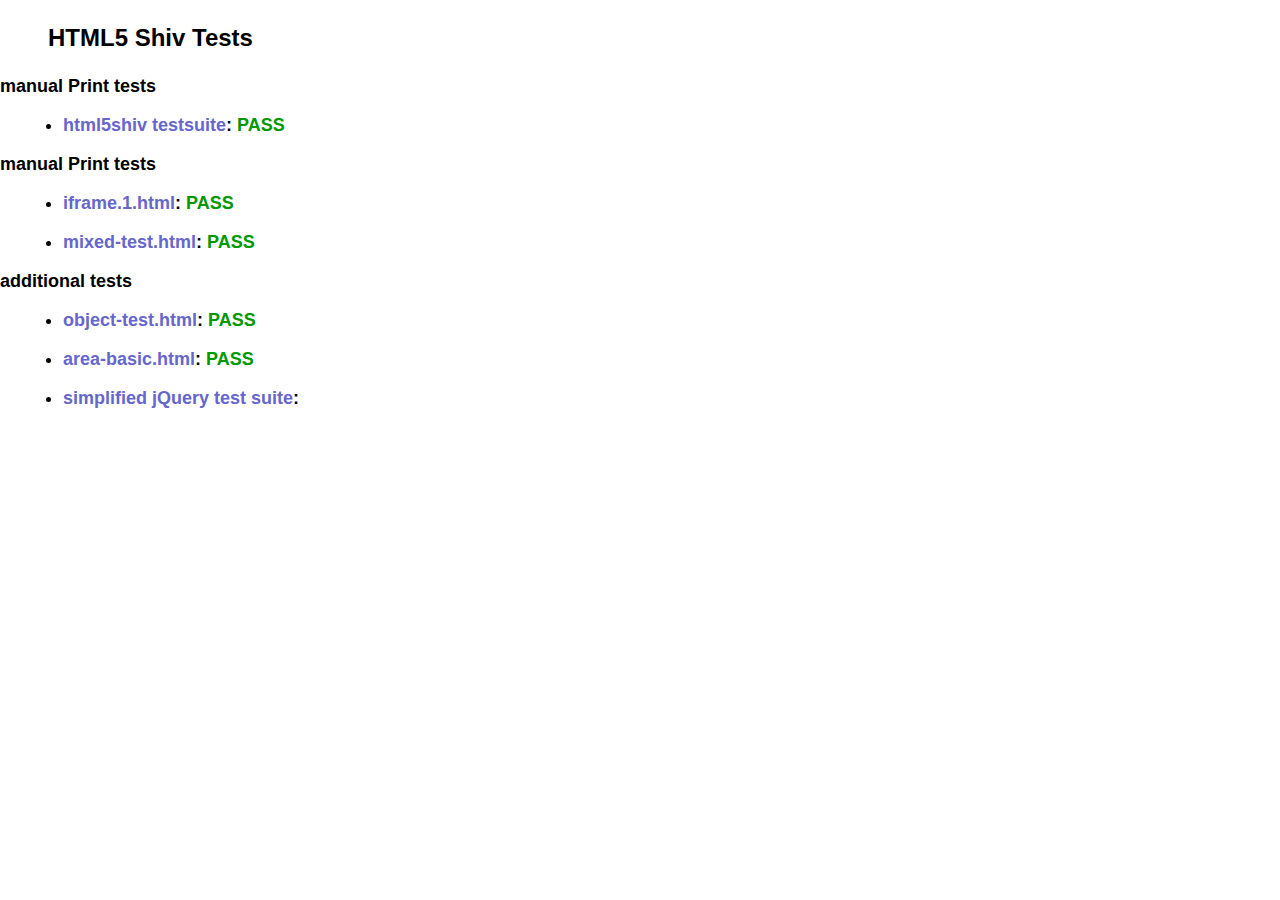
<file: js/html5shiv-master/test/index.html>
<!doctype html>
<html>
	<head>
		<meta charset="utf-8">
		<title>IE&lt;9 HTML5 Shiv Tests</title>
		<link rel="stylesheet" href="style.css">
		<script src="../src/html5shiv-printshiv.js"></script>
	</head>
	<body>
		<h1>
			HTML5 Shiv Tests
		</h1>
		<h2>manual Print tests</h2>
		<ul>
			<li>
				<a href="html5shiv.html">html5shiv testsuite</a>: <span class="pass">PASS</span>
			</li>
			
		</ul>
		<h2>manual Print tests</h2>
		<ul>
			<li>
				<a href="iframe.1.html">iframe.1.html</a>: <span class="pass">PASS</span>
			</li>
			<li>
				<a href="mixed-test.html">mixed-test.html</a>: <span class="pass">PASS</span>
			</li>
			
		</ul>
		<h2>additional tests</h2>
		<ul>
			
			<li>
				<a href="object-test.html">object-test.html</a>: <span class="pass">PASS</span>
			</li>
			
			<li>
				<a href="highcharts/area-basic.html">area-basic.html</a>: <span class="pass">PASS</span>
			</li>
			<li>
				<a href="jquery-1.7.1/index.html">simplified jQuery test suite</a>:
			</li>
		</ul>
	<body>
</html>
</file>
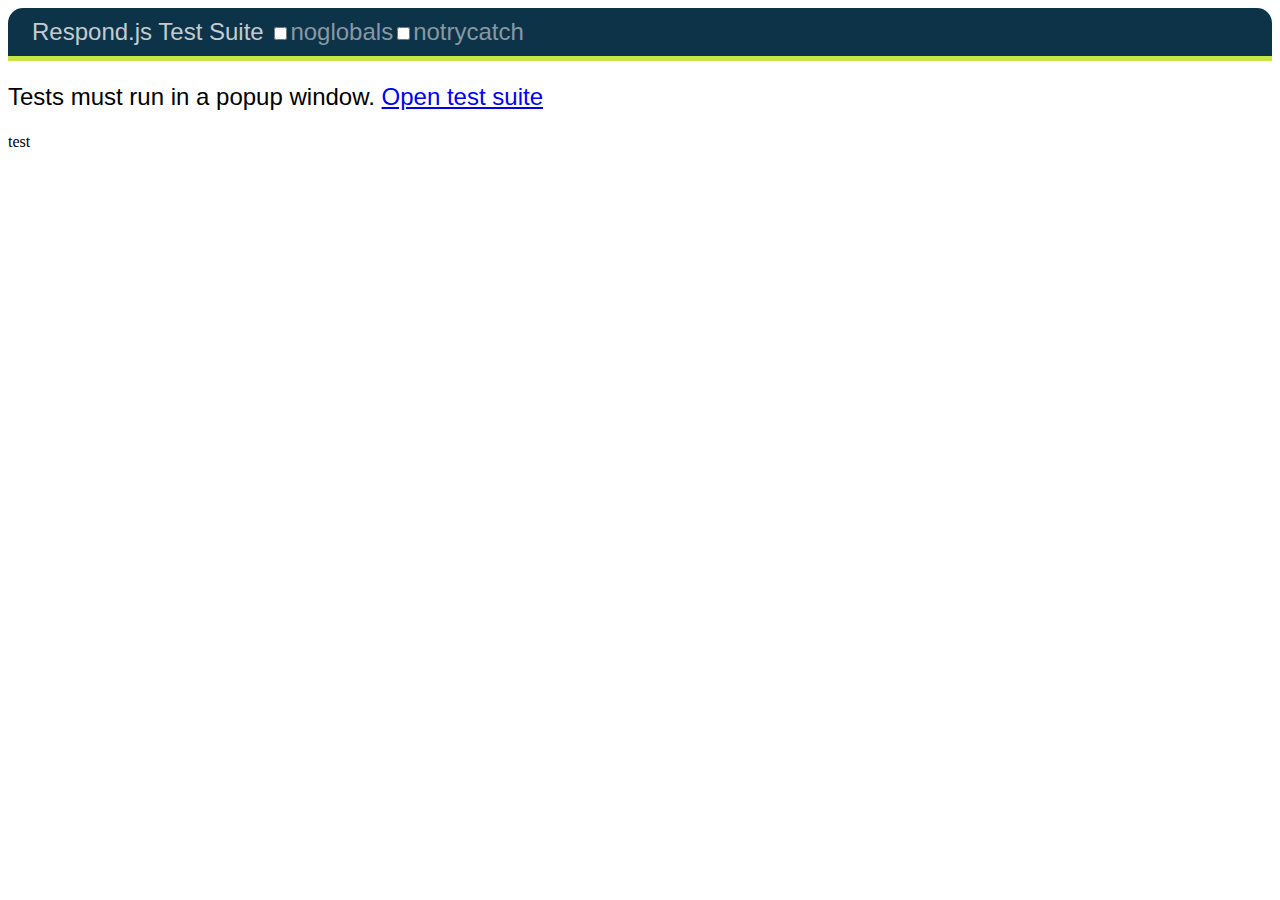
<file: js/Respond-master/test/unit/index.html>
<!DOCTYPE html>
<html>
<head>
	<meta charset="utf-8" />
	<title>Respond.js Test Suite</title>
	<link rel="stylesheet" href="qunit/qunit.css" media="screen">
	<script src="qunit/qunit.js"></script>
	<link href="test.css" rel="stylesheet" />
	<link href="test2.css" media="screen and (min-width: 950px)" rel="stylesheet" />
	<link href="test3.css" media="screen and (min-width: 68.75em)" rel="stylesheet" />
	<script src="../../dest/respond.src.js"></script>
	<script src="tests.js"></script>

</head>
<body>
	<h1 id="qunit-header">Respond.js Test Suite</h1>
	<h2 id="qunit-banner"></h2>
	<div id="qunit-testrunner-toolbar"></div>
	<h2 id="qunit-userAgent"></h2>
	<ol id="qunit-tests"></ol>
	
	<!-- tests must run in new window -->
	<div id="launcher"></div>
	
	<!-- elem for applying css via queries -->
	<div id="testelem" class="foo">test</div>
	
</body>
</html>
</file>
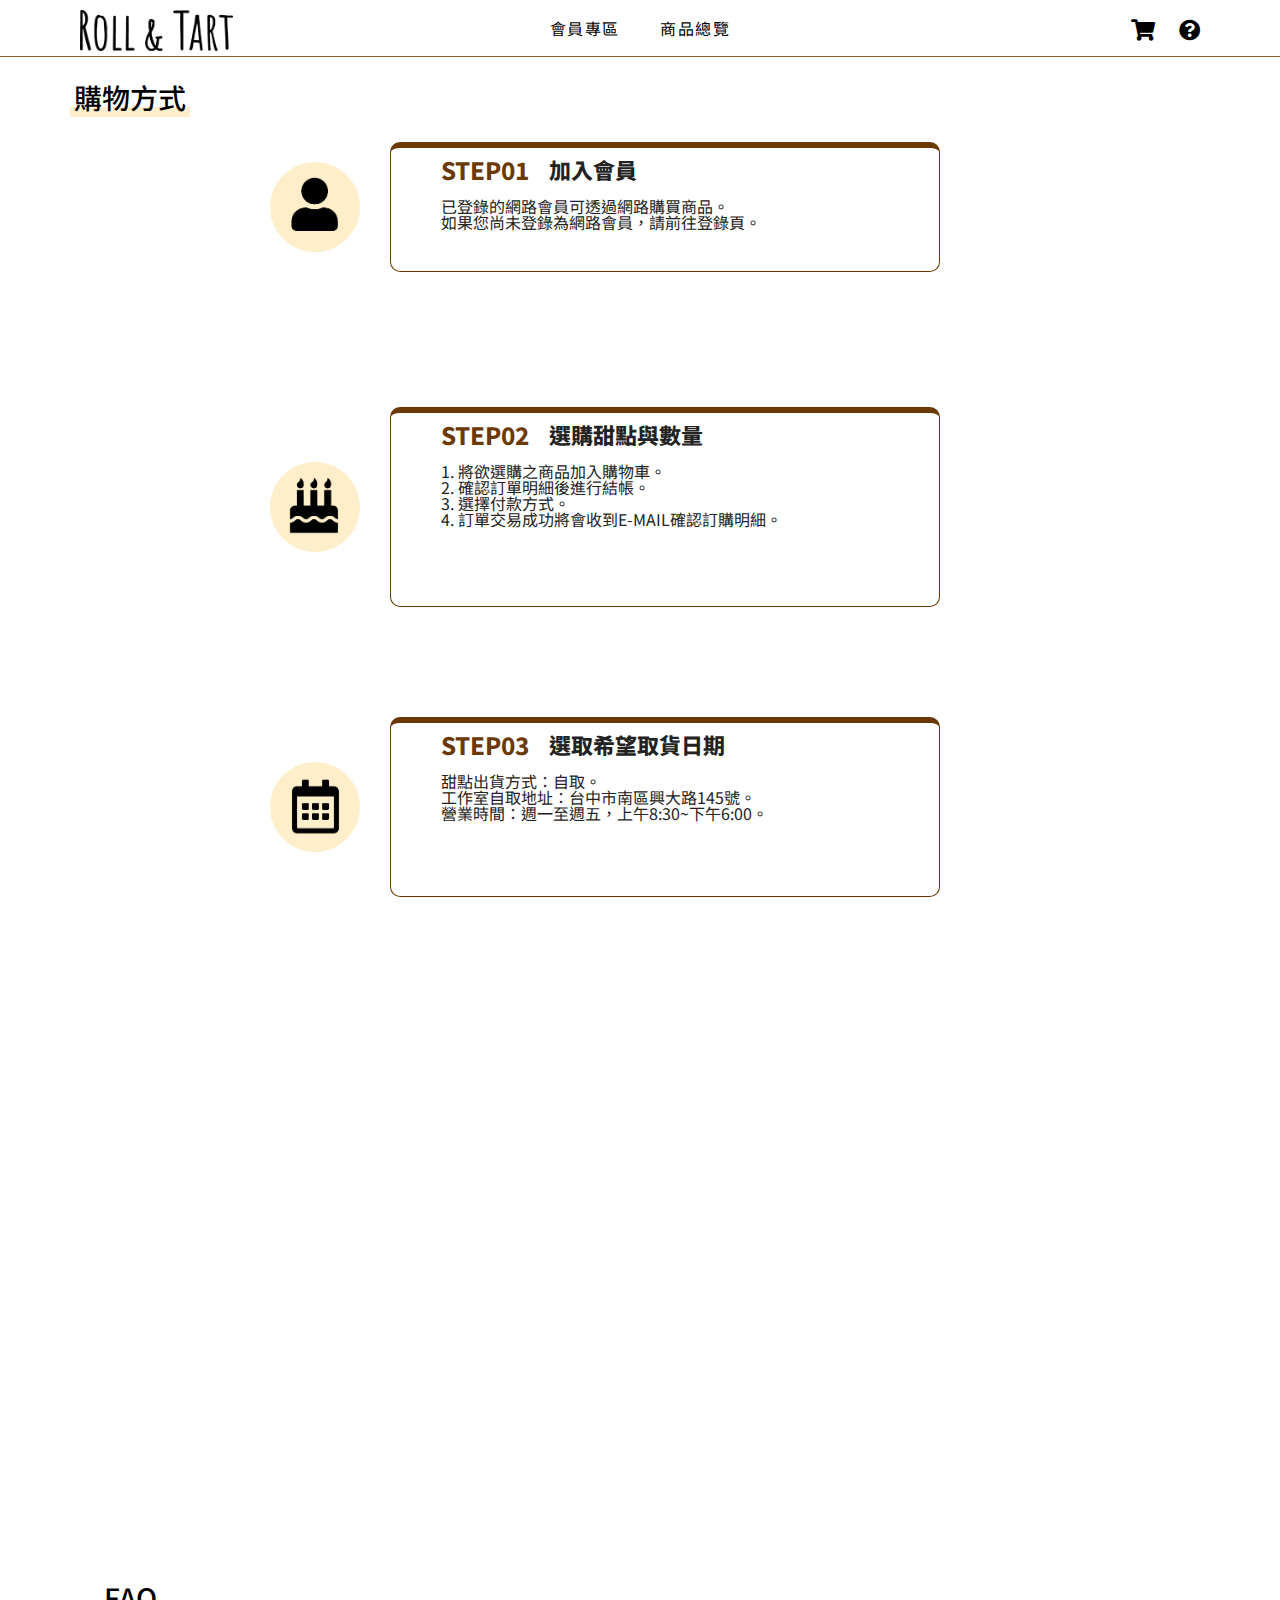
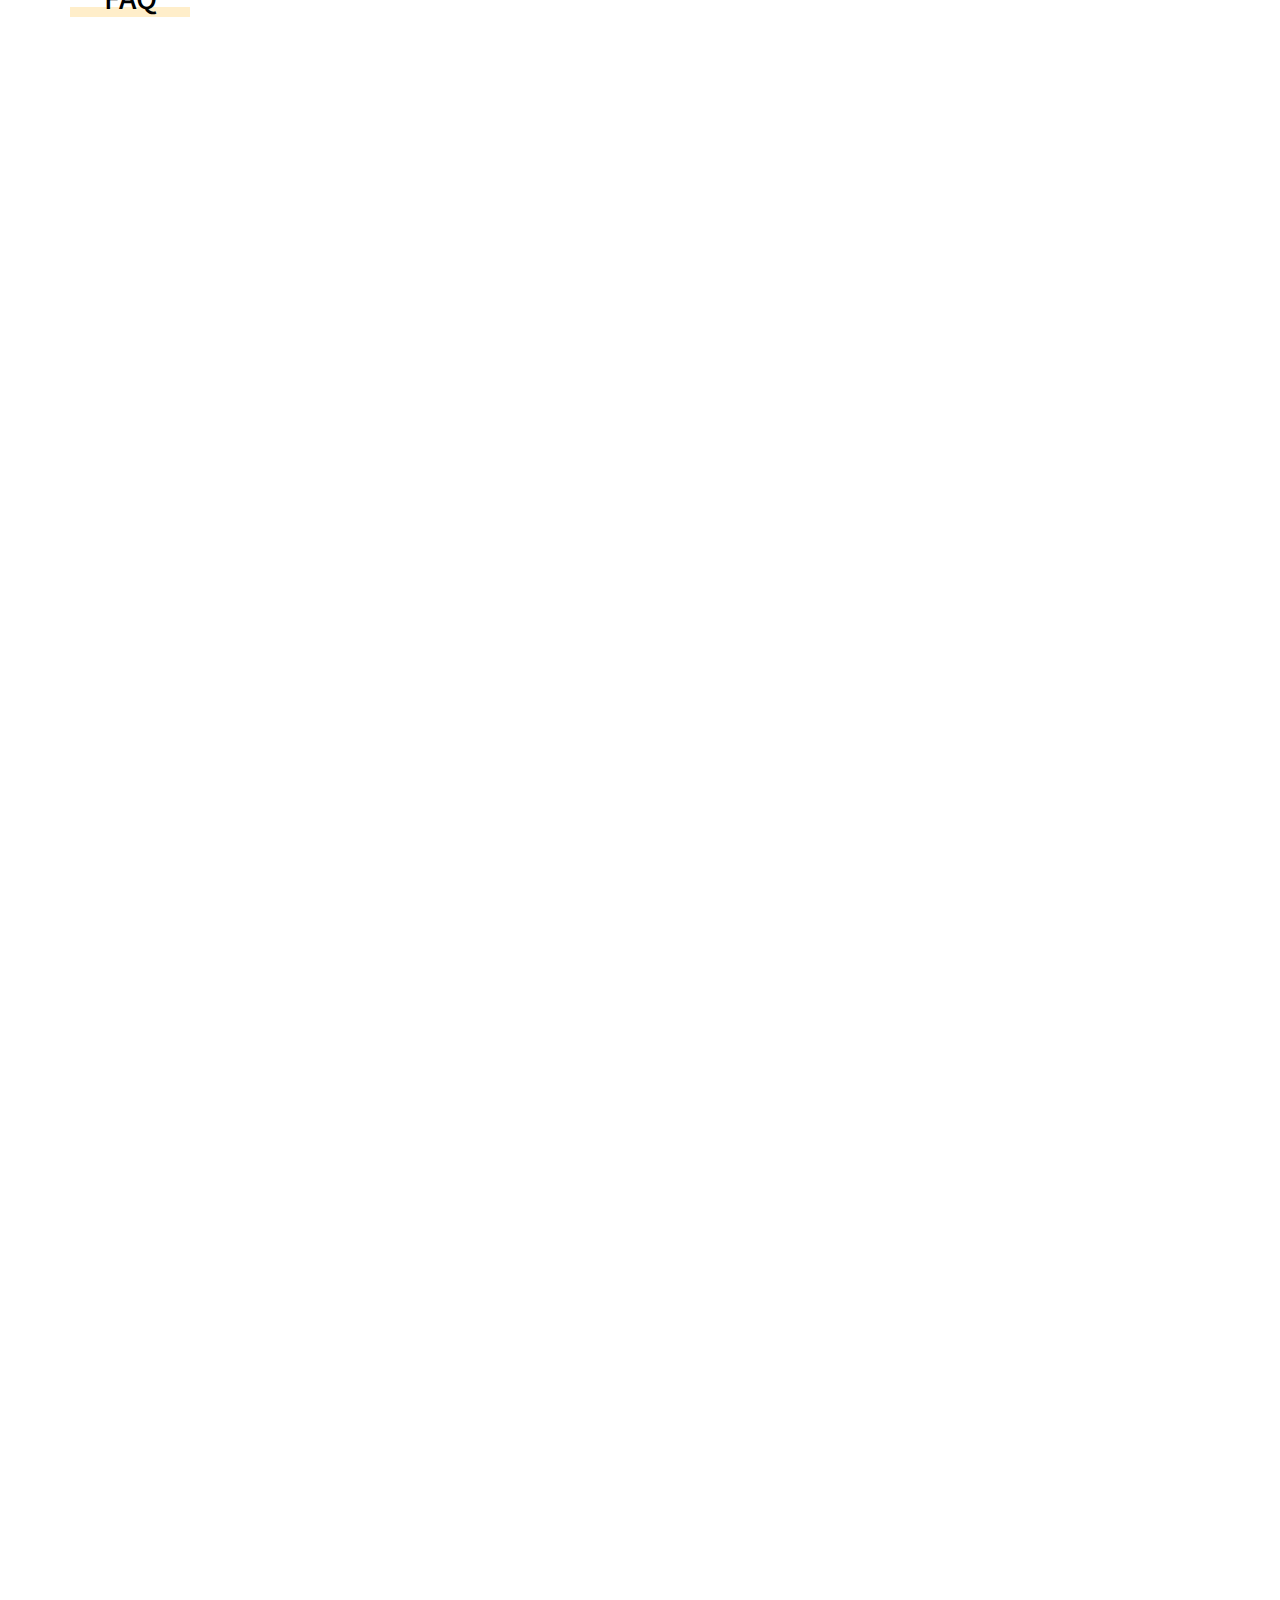
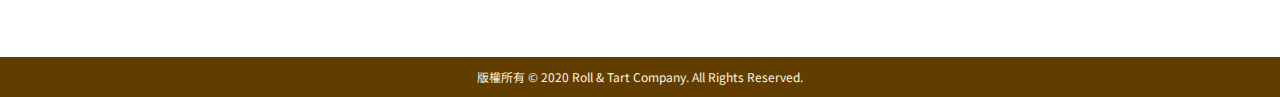
<file: faq.html>
<!DOCTYPE html>
<html lang="en">
<head>
    <meta charset="UTF-8">
    <meta name="viewport" content="width=device-width, initial-scale=1.0">
    <meta http-equiv="X-UA-Compatible" content="ie=edge">
    <title>購物說明 | Roll & Tart | 手作甜點工作室</title>
    <link rel="icon" href="images/logo-title.png" type="image/x-icon">
    <link rel="stylesheet" href="css/reset.css">
    <link rel="stylesheet" href="https://cdnjs.cloudflare.com/ajax/libs/font-awesome/5.11.2/css/all.css">
    <link
    href="https://fonts.googleapis.com/css?family=Noto+Sans+TC:100,300,400,500,700,900&display=swap&subset=chinese-traditional"
    rel="stylesheet">
    <link rel="stylesheet" href="css/member_login.css">
    <link rel="stylesheet" href="css/animate.css">
    <link rel="stylesheet" href="css/faq_hf.css">
    <link rel="stylesheet" href="css/faq.css">

    <style>

    </style>
</head>
<body>
<header class="header">
    <div class="container">
        <a href="rt_index.html" class="logo"><img src="images/logo_main.png" alt=""></a>
        <div class="navbar">
            <ul>
                <li><a href="member_login.html">會員專區</a></li>
                <li><a href="product.html">商品總覽</a></li>
            </ul>
        </div>
        <div class="nav-icon">
            <div class="list-item">
                <a href="cart.html">
                    <i class="fas fa-shopping-cart fa-lg"></i>
                </a>
            </div>
            <div class="list-item">
                <a href="faq.html">
                    <i class="fas fa-question-circle fa-lg"></i>
                </a>
            </div>
        </div>
    </div>
</header>
<div class="page_width">
    <div class="tag">
        購物方式
    </div>
    <div class="member wow slideInLeft webtag">
        <div class="pic"><img src="images/member-05.png" alt=""></div>
        <div class="step">
            <div class="top">
            <div class="title">STEP01</div>
            <div class="title2">加入會員</div>
            </div>
            <div class="content">已登錄的網路會員可透過網路購買商品。<br>
                    如果您尚未登錄為網路會員，請前往登錄頁。</div>
        </div>
    </div>
    <div class="member wow slideInRight">
            <div class="pic"><img src="images/dessert-05.png" alt=""></div>
            <div class="step dessert">
                <div class="top">
                <div class="title">STEP02</div>
                <div class="title2">選購甜點與數量</div>
                </div>
                <div class="content">1. 將欲選購之商品加入購物車。<br>
                        2. 確認訂單明細後進行結帳。<br>
                        3. 選擇付款方式。<br>
                        4. 訂單交易成功將會收到E-MAIL確認訂購明細。</div>
            </div>
        </div>
        <div class="member wow slideInLeft">
                <div class="pic"><img src="images/date-05.png" alt=""></div>
                <div class="step step03">
                    <div class="top">
                    <div class="title">STEP03</div>
                    <div class="title2">選取希望取貨日期</div>
                    </div>
                    <div class="content">甜點出貨方式：自取。<br>
                            工作室自取地址：台中市南區興大路145號。<br>
                            營業時間：週一至週五，上午8:30~下午6:00。</div>
                </div>
        </div>
        <div class="member wow slideInRight">
                <div class="pic"><img src="images/paid-05.png" alt=""></div>
                <div class="step">
                    <div class="top">
                    <div class="title">STEP04</div>
                    <div class="title2">選取結帳方式</div>
                    </div>
                    <div class="content">信用卡，超商代碼繳款。</div>
                </div>
        </div>
        <div class="member wow slideInLeft">
                <div class="pic"><img src="images/complete-05.png" alt=""></div>
                <div class="step">
                    <div class="top">
                    <div class="title">STEP05</div>
                    <div class="title2">完成訂購</div>
                    </div>
                    <div class="content">訂購完成後，系統將寄送訂單確認信給您。</div>
                </div>
        </div>
</div>
<div class="page_width2">
    <div class="tag">
        FAQ
    </div>
    <div class="faq_zone">
        <div class="faq wow slideInRight">
            <div class="faq_content">
                <div class="f_title">訂單資訊修改相關問題<i class="fas fa-chevron-down"></i></div>
                <div class="f_content"><br>訂單成立後，訂單內容、取貨日期，如需修改取件資料，請於出貨日 7 日前來電客服 04-23456789，為您處理。</div>
            </div>
            <div class="faq_content">
                <div class="f_title">取消訂單規定<i class="fas fa-chevron-down"></i></div>
                <div class="f_content"><br>出貨日 10 天前恕無法取消訂單<br>
                    取消訂單如為信用卡付款，款項退刷需 4-5 個工作天入帳。<br>
                    ATM、超商代碼退匯需扣除手續費 30 元，於 5 個工作天入帳。
                    </div>
            </div>
            <div class="faq_content">
                <div class="f_title">退換貨規定<i class="fas fa-chevron-down"></i></div>
                <div class="f_content"><br>產品因保存期限與衛生問題，一經取貨，除因運送產生之損壞，恕不接受退貨。<br>
                    提醒您收到商品時請先檢查包裝外觀是否完整，若有任何異狀如破損或壓傷，請立即向我們反應。
                    </div>
            </div>
            <div class="faq_content solid_line">
                <div class="f_title">補訂申請說明<i class="fas fa-chevron-down"></i></div>
                <div class="f_content "><br>出貨 10 日前，如原訂單製作日還有產能 ，可享一次補訂機會。<br></div>
            </div>
            <div class="service"><span style="font-weight: 800;">如收貨後產品內容與訂單不符或對產品品質有任何疑慮，請您直接與客服連絡，我們將立即為您處理。</span><br><br>
                客服處理時間：週一至週五，上午 8:30 至下午 6:00<br>
                電話：04-23456789傳真：04-23456788<br>
            </div>
        </div>
        
    </div>
</div>
<span class="glyphicon glyphicon-shopping-cart my-cart-icon">
        <span class="badge badge-notify my-cart-badge"></span></span>
        
<footer class="footer primary-bg-color-3">
        <div class="container">
            <div class="footer-link">
                <h4>網站地圖</h4>
                <ul>
                  <li><a href="rt_index.html">商品介紹</a></li>
                  <li><a href="rt_index.html#three_principles">三大原則</a></li>
                  <li><a href="rt_index.html#about_rt">關於我們</a></li>
                  <li><a href="rt_index.html#contact_us">聯絡我們</a></li>
                  <li><a href="roll_page.html">生乳捲</a></li>
                  <li><a href="tart_page.html">塔</a></li>
                </ul>
                <ul>
                  <li><a href="member_login.html">會員專區</a></li>
                  <li><a href="product.html">商品總覽</a></li>
                  <li><a href="faq.html">購物說明</a></li>
                  <li><a href="cart.html">購物車</a></li>
                </ul>
              </div>
            <!-- <div class="footerlogo"><img src="" alt=""></div> -->
            <div class="footer-list-item">
                <a href="https://www.facebook.com/?stype=lo&jlou=Aff6nyDXmIRUSukXEFprLuMiTICNX3RloZv9GGH9Y2bYdDKCVZGNizOYntreBG81Su5QdPJO3kITxY6AH_4gYKKDoQdu9OVT2dAjYGh14M8B7A&smuh=34185&lh=Ac8RAy07oCrQ11Fe" target="_blank"><i class="fab fa-facebook-square fa-3x"></i></a>
                <a href="https://www.instagram.com/?hl=zh-tw" target="_blank"><i class="fab fa-instagram fa-3x"></i></a>
            </div>
        </div>
    </footer>
    <div class="copyright">版權所有 © 2020 Roll & Tart Company. All Rights Reserved.</div>
    
<script src="js/jquery-3.4.1.min.js"></script>
<script src="js/WOW-master/dist/wow.min.js"></script>


    <script>
        new WOW().init();


        $(".faq_content").click(function () {
            $(this).siblings().find(".f_content").slideUp();
            $(this).siblings().find(".f_content").removeClass("active");
            $("i").removeClass("fa-chevron-up");
            $(this).siblings().find("i").addClass("fa-chevron-down");

            if ($(this).find(".f_content").hasClass("active")) {
                // 如果有.active這個類別就移除類別
                $(this).find(".f_content").removeClass("active");
                $(this).find(".f_content").slideUp();
                $(this).find("i").removeClass("fa-chevron-up");
                $(this).find("i").addClass("fa-chevron-down");

            } else {
                // 如果沒有.active這個類別就新增類別
                $(this).find(".f_content").addClass("active");
                $(this).find(".f_content").slideDown();
                $(this).find("i").removeClass("fa-chevron-down");
                $(this).find("i").addClass("fa-chevron-up");
            }

        }); // faq click end

        // $(".title").click(function () {
        //     $(this).next().show();
        // });
        
        

    </script>
</body>
</html>
</file>
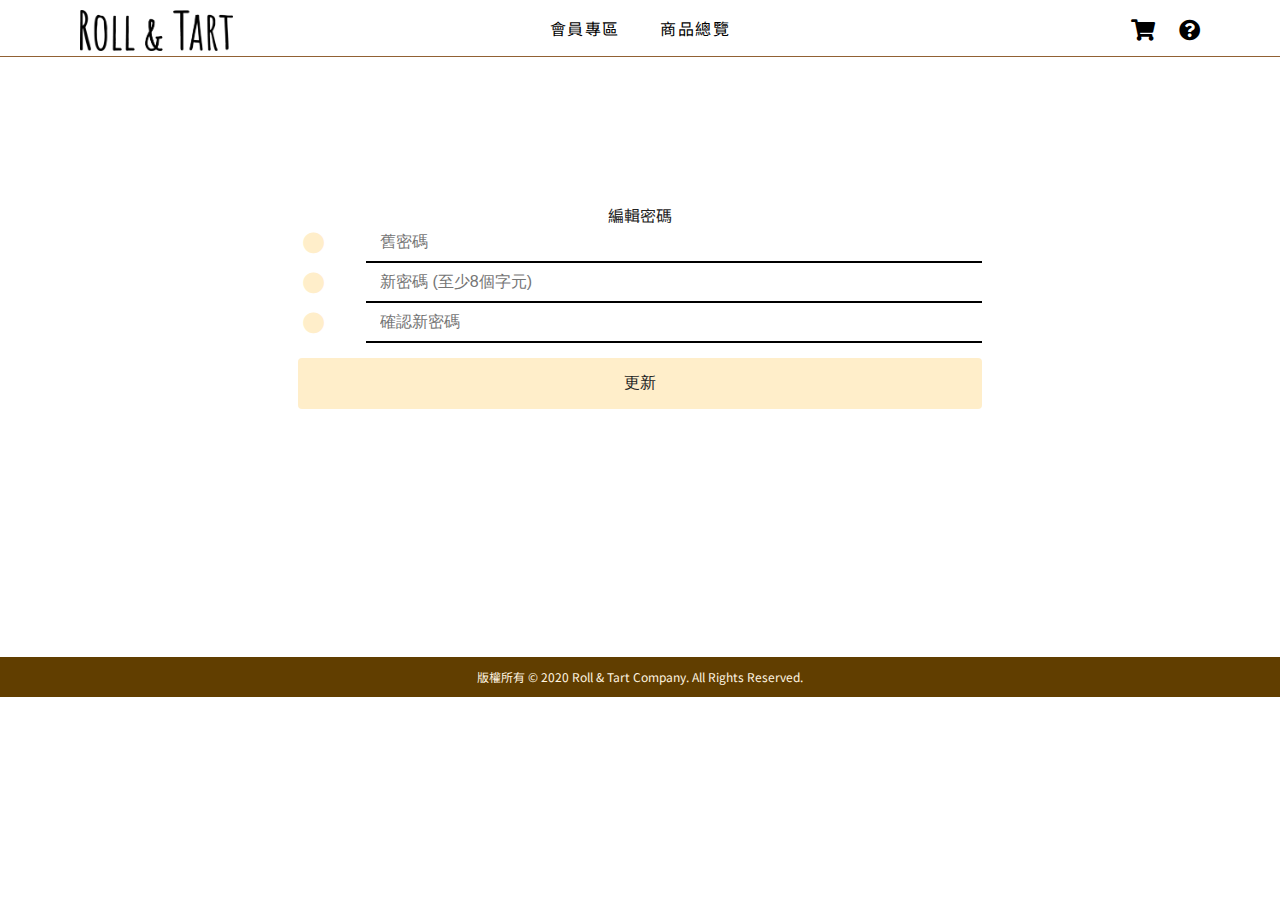
<file: member_edit_password.html>
<!DOCTYPE html>
<html lang="zh-Hant-TW">

<head>
    <meta charset="UTF-8">
    <meta name="viewport" content="width=device-width, initial-scale=1.0">
    <meta http-equiv="X-UA-Compatible" content="ie=edge">
    <title>編輯密碼 | Roll & Tart | 手作甜點工作室</title>
    <link rel="icon" href="images/logo-title.png" type="image/x-icon">
    <link rel="stylesheet" href="css/reset.css">
    <link rel="stylesheet" href="https://cdnjs.cloudflare.com/ajax/libs/font-awesome/5.11.2/css/all.css">
    <link
    href="https://fonts.googleapis.com/css?family=Noto+Sans+TC:100,300,400,500,700,900&display=swap&subset=chinese-traditional"
    rel="stylesheet">
    <link rel="stylesheet" href="css/member_edit_password.css">
</head>

<body>
    <header class="header">
        <div class="container">
            <a href="rt_index.html" class="logo"><img src="images/logo_main.png" alt=""></a>
            <div class="navbar">
                <ul>
                    <li><a href="member_login.html">會員專區</a></li>
                    <li><a href="product.html">商品總覽</a></li>
                </ul>
            </div>
            <div class="nav-icon">
                <div class="list-item">
                    <a href="cart.html">
                        <i class="fas fa-shopping-cart fa-lg"></i>
                    </a>
                </div>
                <div class="list-item">
                    <a href="faq.html">
                        <i class="fas fa-question-circle fa-lg"></i>
                    </a>
                </div>
            </div>
        </div>
    </header>

    <section class="password">
        <div class="container">
            <div class="edit-password">
                <h2 class="text-center">編輯密碼</h2>
                <form action="" method="edit-password">
                    <div class="mb-1">
                        <label for="old-password">
                            <i class="fas fa-circle fa-lg"></i>
                        </label>
                        <input type="text" placeholder="舊密碼" id="old-password" name="old-password">
                    </div>
                    <div class="mb-1">
                        <label for="new-password">
                            <i class="fas fa-circle fa-lg"></i>
                        </label>
                        <input type="text" placeholder="新密碼 (至少8個字元)" id="new-password" name="new-password">
                    </div>
                    <div class="mb-1">
                        <label for="check-password">
                            <i class="fas fa-circle fa-lg"></i>
                        </label>
                        <input type="text" placeholder="確認新密碼" id="check-password" name="check-password">
                    </div>
                        <input class="btn" type="submit" value="更新">
                </form>
            </div>
        </div>
    </section>

    <footer class="footer primary-bg-color-3">
        <div class="container">
            <div class="footer-link">
                <h4>網站地圖</h4>
                <ul>
                  <li><a href="rt_index.html">商品介紹</a></li>
                  <li><a href="rt_index.html#three_principles">三大原則</a></li>
                  <li><a href="rt_index.html#about_rt">關於我們</a></li>
                  <li><a href="rt_index.html#contact_us">聯絡我們</a></li>
                  <li><a href="roll_page.html">生乳捲</a></li>
                  <li><a href="tart_page.html">塔</a></li>
                </ul>
                <ul>
                  <li><a href="member_login.html">會員專區</a></li>
                  <li><a href="product.html">商品總覽</a></li>
                  <li><a href="faq.html">購物說明</a></li>
                  <li><a href="cart.html">購物車</a></li>
                </ul>
              </div>
            <!-- <div class="footerlogo"><img src="" alt=""></div> -->
            <div class="footer-list-item">
                <a href="https://www.facebook.com/?stype=lo&jlou=Aff6nyDXmIRUSukXEFprLuMiTICNX3RloZv9GGH9Y2bYdDKCVZGNizOYntreBG81Su5QdPJO3kITxY6AH_4gYKKDoQdu9OVT2dAjYGh14M8B7A&smuh=34185&lh=Ac8RAy07oCrQ11Fe"
                    target="_blank"><i class="fab fa-facebook-square fa-3x"></i></a>
                <a href="https://www.instagram.com/?hl=zh-tw" target="_blank"><i class="fab fa-instagram fa-3x"></i></a>
            </div>
        </div>
    </footer>
    <div class="copyright">版權所有 © 2020 Roll & Tart Company. All Rights Reserved.</div>

</body>

</html>
</file>
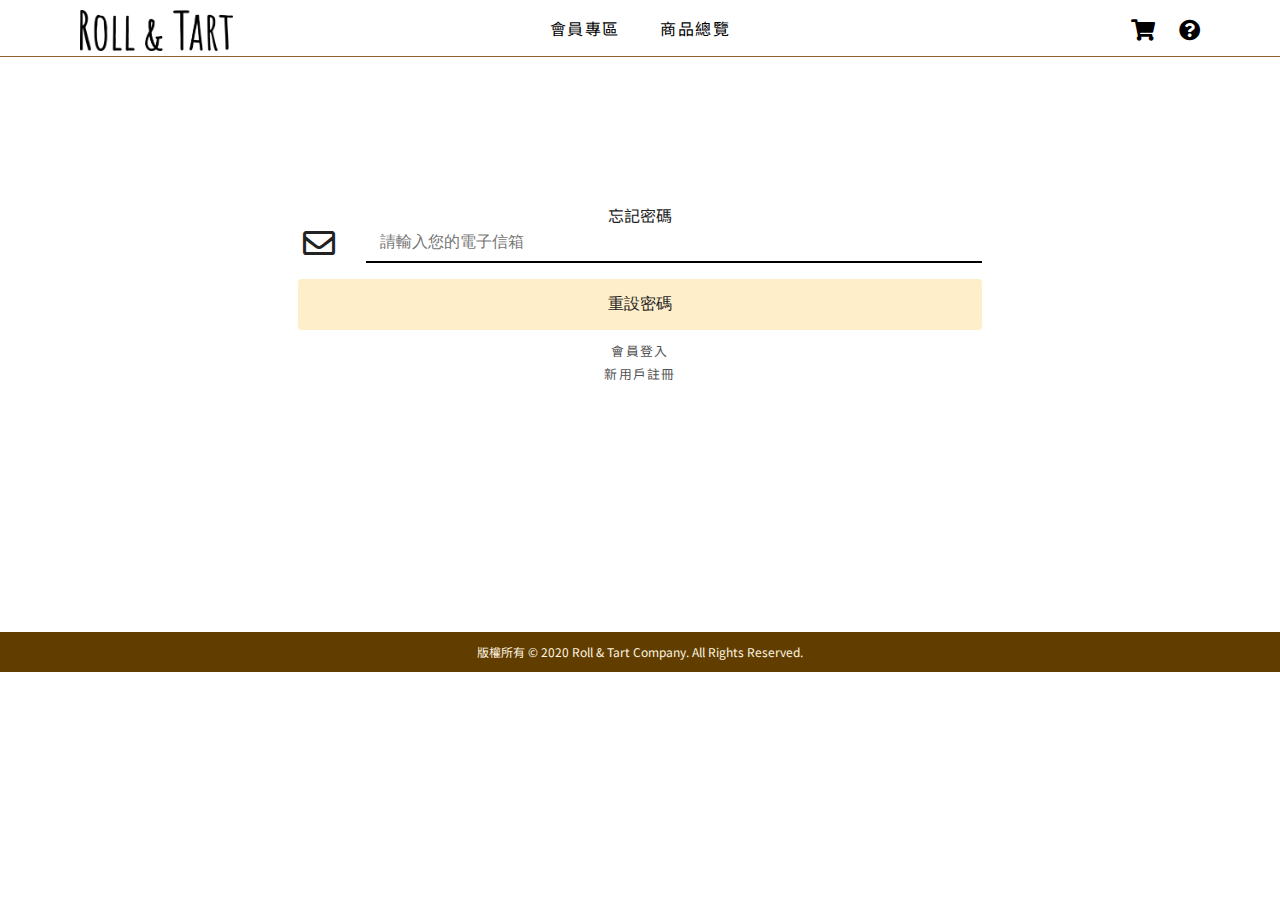
<file: member_forget_password.html>
<!DOCTYPE html>
<html lang="zh-Hant-TW">

<head>
    <meta charset="UTF-8">
    <meta name="viewport" content="width=device-width, initial-scale=1.0">
    <meta http-equiv="X-UA-Compatible" content="ie=edge">
    <title>忘記密碼 | Roll & Tart | 手作甜點工作室</title>
    <link rel="icon" href="images/logo-title.png" type="image/x-icon">
    <link rel="stylesheet" href="css/reset.css">
    <link rel="stylesheet" href="https://cdnjs.cloudflare.com/ajax/libs/font-awesome/5.11.2/css/all.css">
    <link
    href="https://fonts.googleapis.com/css?family=Noto+Sans+TC:100,300,400,500,700,900&display=swap&subset=chinese-traditional"
    rel="stylesheet">
    <link rel="stylesheet" href="css/member_forget_password.css">
</head>

<body>
    <header class="header">
        <div class="container">
            <a href="rt_index.html" class="logo"><img src="images/logo_main.png" alt=""></a>
            <div class="navbar">
                <ul>
                    <li><a href="member_login.html">會員專區</a></li>
                    <li><a href="product.html">商品總覽</a></li>
                </ul>
            </div>
            <div class="nav-icon">
                <div class="list-item">
                    <a href="cart.html">
                        <i class="fas fa-shopping-cart fa-lg"></i>
                    </a>
                </div>
                <div class="list-item">
                    <a href="faq.html">
                        <i class="fas fa-question-circle fa-lg"></i>
                    </a>
                </div>
            </div>
        </div>
    </header>

    <section class="password">
        <div class="container">
            <div class="forget-password">
                <h2 class="text-center">忘記密碼</h2>
                <form action="" method="forget-password">
                    <div class="mb-1">
                        <label for="email">
                            <i class="far fa-envelope fa-2x"></i>
                        </label>
                        <input type="text" placeholder="請輸入您的電子信箱" id="email" name="email">
                    </div>
                    <input class="btn" type="submit" value="重設密碼">
                    <ul>
                        <li><a href="member_login.html">會員登入</a></li>
                        <li><a href="member_login.html">新用戶註冊</a></li>
                    </ul>
                </form>
            </div>
        </div>
    </section>

    <footer class="footer primary-bg-color-3">
        <div class="container">
            <div class="footer-link">
                <h4>網站地圖</h4>
                <ul>
                  <li><a href="rt_index.html">商品介紹</a></li>
                  <li><a href="rt_index.html#three_principles">三大原則</a></li>
                  <li><a href="rt_index.html#about_rt">關於我們</a></li>
                  <li><a href="rt_index.html#contact_us">聯絡我們</a></li>
                  <li><a href="roll_page.html">生乳捲</a></li>
                  <li><a href="tart_page.html">塔</a></li>
                </ul>
                <ul>
                  <li><a href="member_login.html">會員專區</a></li>
                  <li><a href="product.html">商品總覽</a></li>
                  <li><a href="faq.html">購物說明</a></li>
                  <li><a href="cart.html">購物車</a></li>
                </ul>
              </div>
            <!-- <div class="footerlogo"><img src="" alt=""></div> -->
            <div class="footer-list-item">
                <a href="https://www.facebook.com/?stype=lo&jlou=Aff6nyDXmIRUSukXEFprLuMiTICNX3RloZv9GGH9Y2bYdDKCVZGNizOYntreBG81Su5QdPJO3kITxY6AH_4gYKKDoQdu9OVT2dAjYGh14M8B7A&smuh=34185&lh=Ac8RAy07oCrQ11Fe"
                    target="_blank"><i class="fab fa-facebook-square fa-3x"></i></a>
                <a href="https://www.instagram.com/?hl=zh-tw" target="_blank"><i class="fab fa-instagram fa-3x"></i></a>
            </div>
        </div>
    </footer>
    <div class="copyright">版權所有 © 2020 Roll & Tart Company. All Rights Reserved.</div>

</body>

</html>
</file>
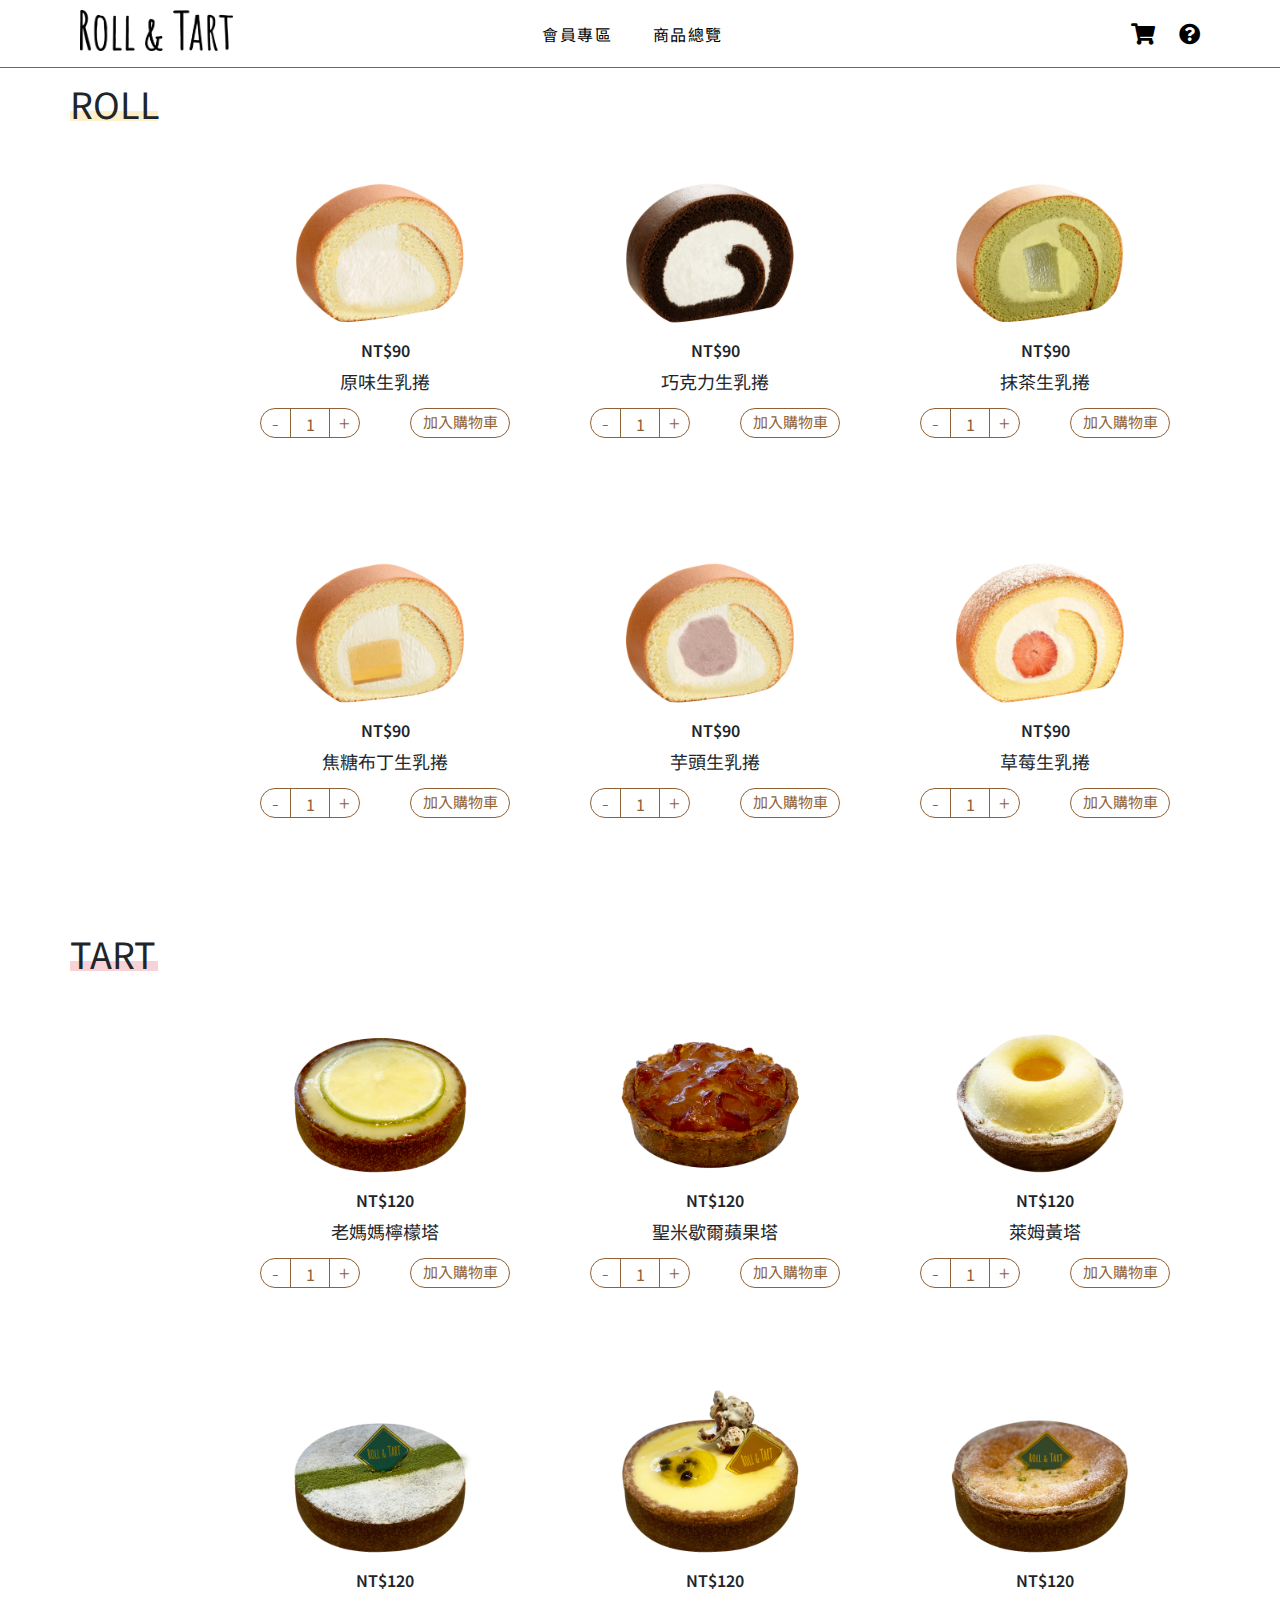
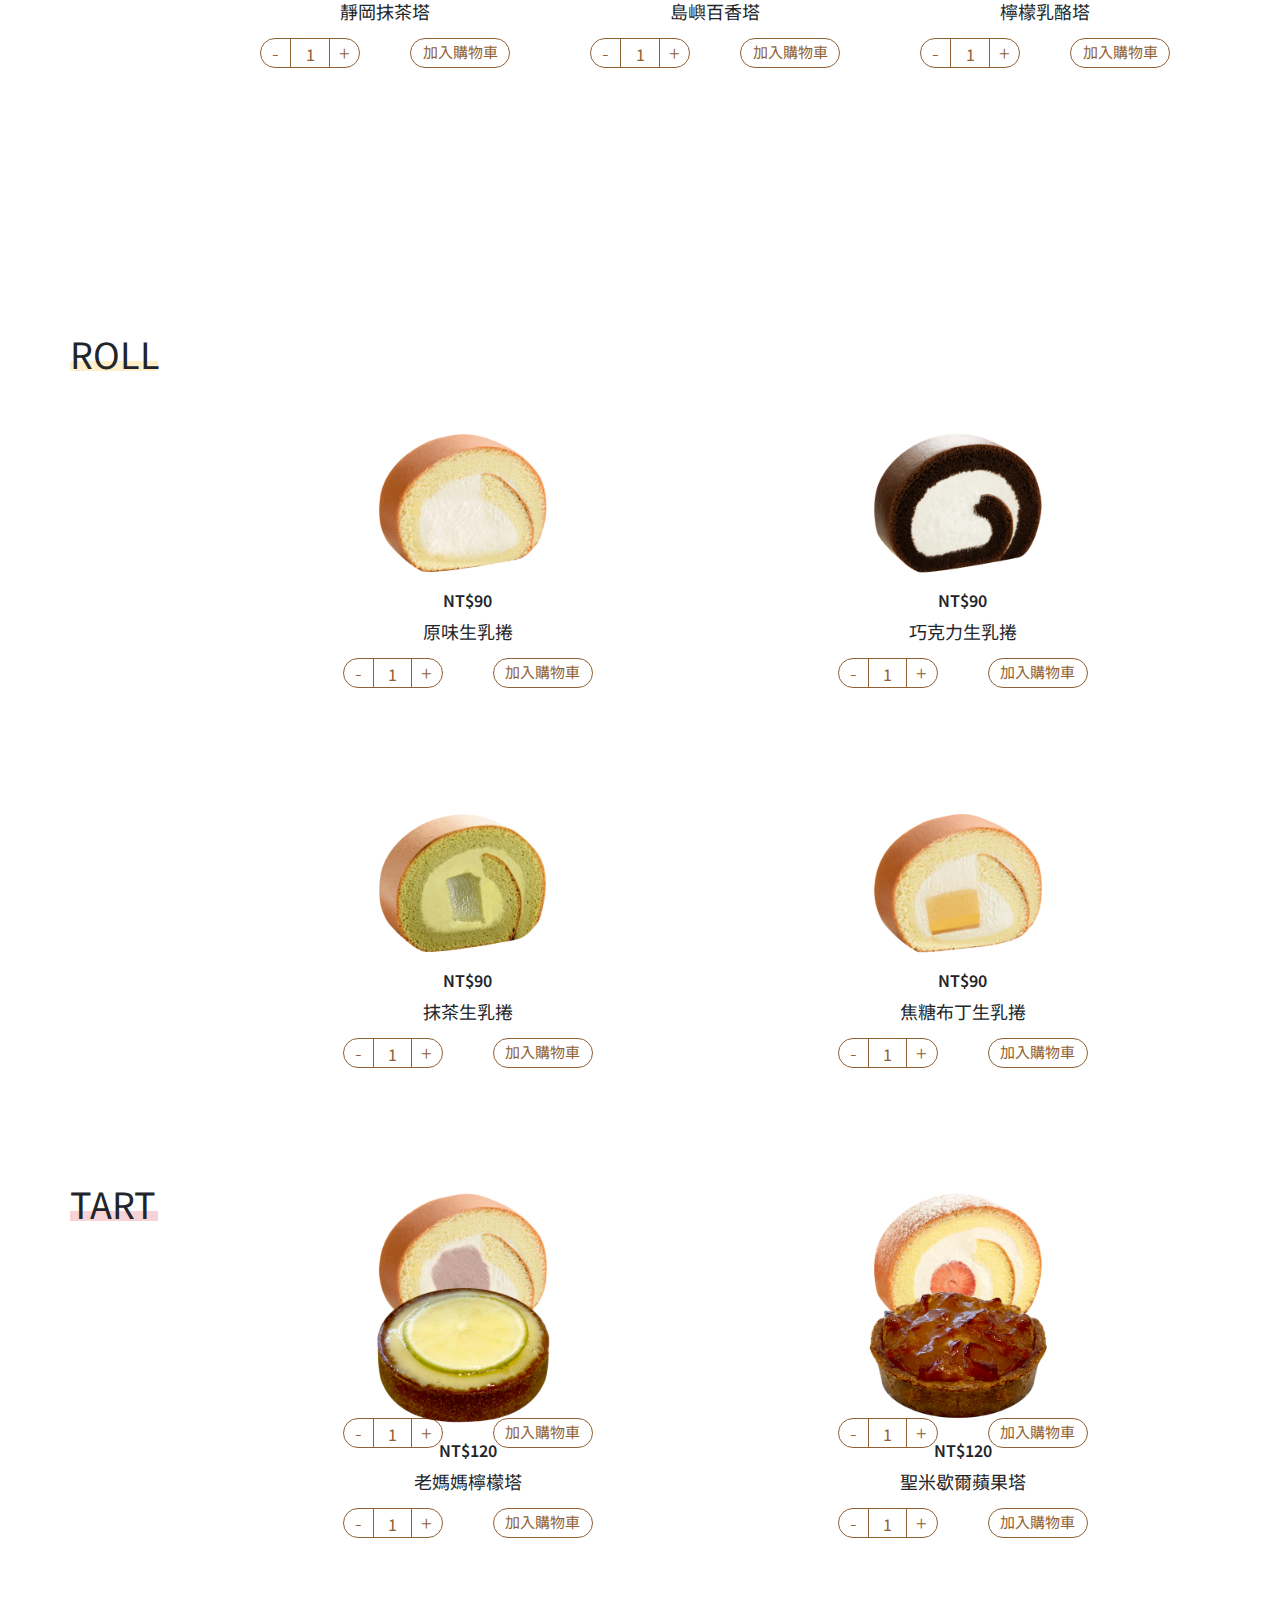
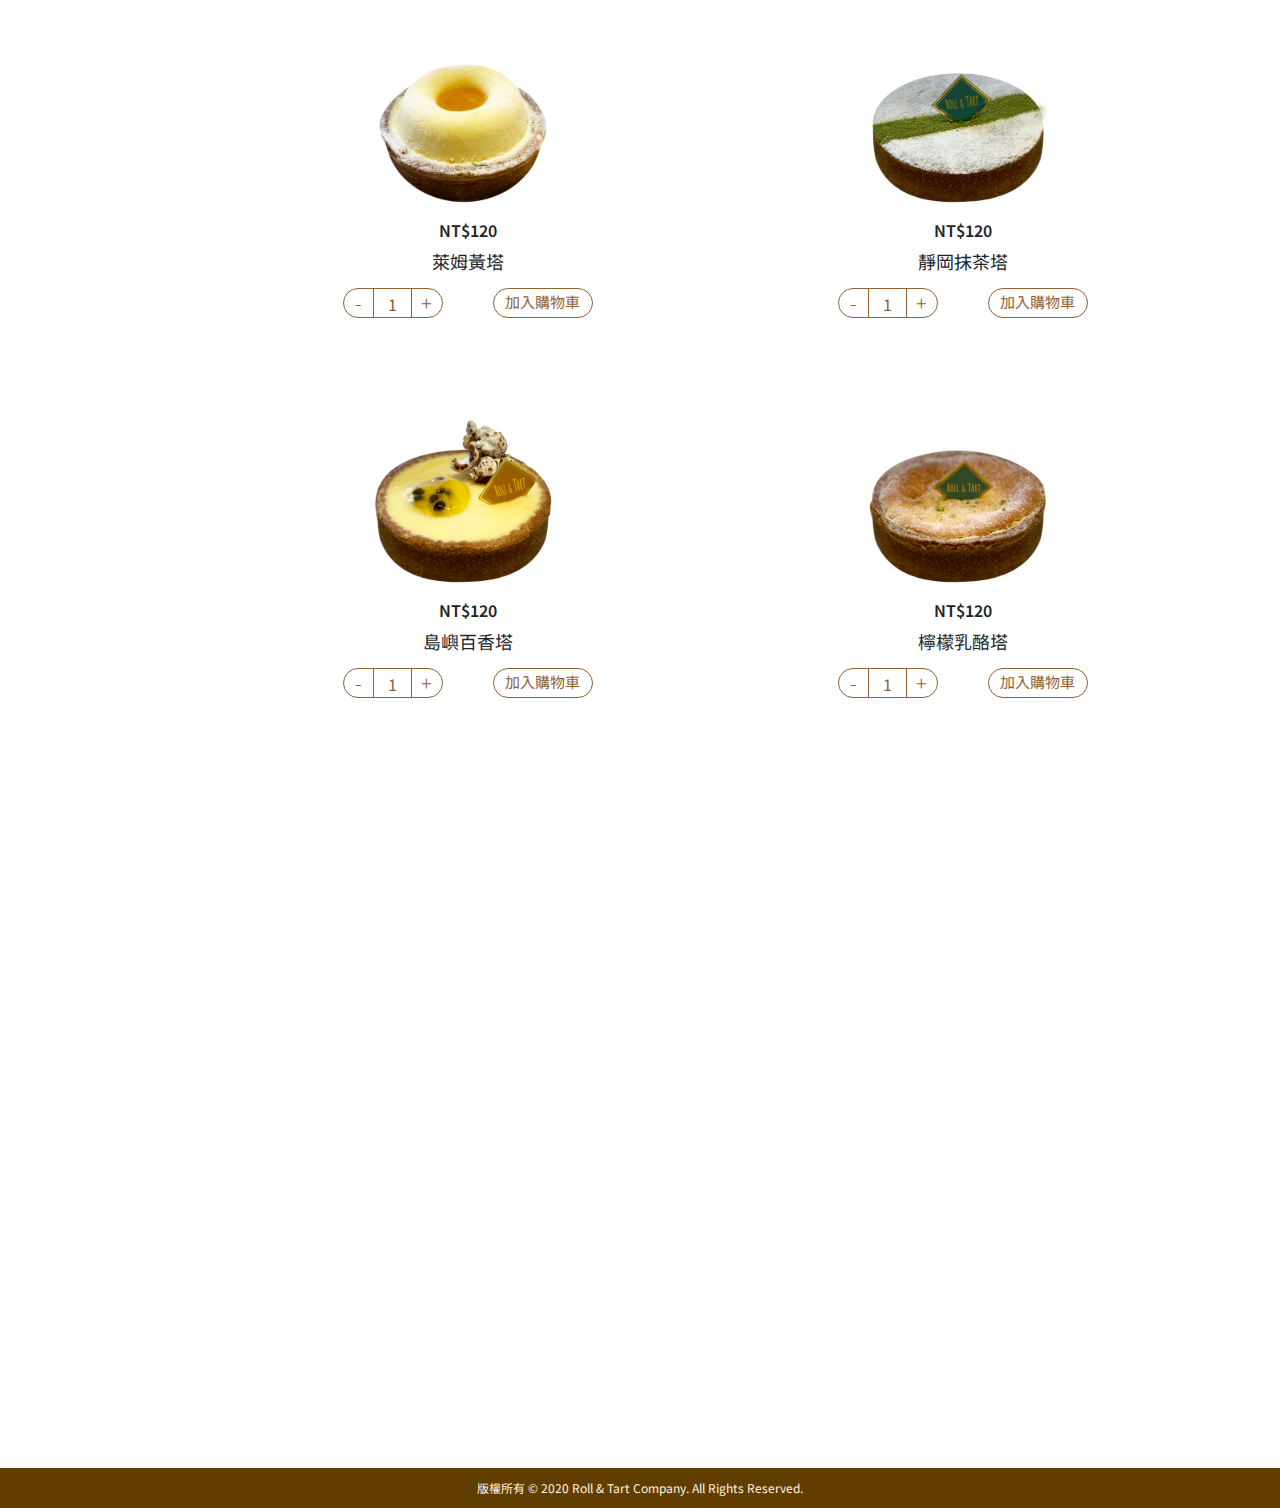
<file: product.html>
<!DOCTYPE html>
<html lang="en">
<head>
    <meta charset="UTF-8">
    <meta name="viewport" content="width=device-width, initial-scale=1.0">
    <meta http-equiv="X-UA-Compatible" content="ie=edge">
    <title>商品總覽 | Roll & Tart | 手作甜點工作室</title>
    <link rel="stylesheet" href="bootstrap-4.2.1-dist/css/bootstrap.css">
    <link rel="stylesheet" href="https://cdnjs.cloudflare.com/ajax/libs/font-awesome/5.11.2/css/all.min.css">
    <link
    href="https://fonts.googleapis.com/css?family=Noto+Sans+TC:100,300,400,500,700,900&display=swap&subset=chinese-traditional"
    rel="stylesheet">
    <link rel="stylesheet" href="css/animate.css">
    <link rel="icon" href="images/logo-title.png" type="image/x-icon">
    <!-- <link rel="stylesheet" href="css/member_login.css"> -->
    <link rel="stylesheet" href="css/product_hf.css">
    <link rel="stylesheet" href="css/product.css">

</head>
<body>
        <header class="header">
                <div class="container">
                    <a href="rt_index.html" class="logo"><img src="images/logo_main.png" alt=""></a>
                    <div class="navbar">
                        <ul>
                            <li><a href="member_login.html">會員專區</a></li>
                            <li><a href="product.html">商品總覽</a></li>
                        </ul>
                    </div>
                    <div class="nav-icon">
                        <div class="list-item">
                            <a href="cart.html">
                                <i class="fas fa-shopping-cart fa-lg"></i>
                            </a>
                        </div>
                        <div class="list-item">
                            <a href="faq.html">
                                <i class="fas fa-question-circle fa-lg"></i>
                            </a>
                        </div>
                    </div>
                </div>
            </header>
    
 <div class="web">
    <div class="rolls">
        <div class="tag">ROLL</div>
        <div class="roll_section1">
                <div class="roll" >
                        <div class="zone">
                            <div class="pruduct_img" data-id="popup_default">
                                <a href="#" class="btn open-popup" data-id="popup_default"><img src="images/roll-01-plain.png" alt=""></a>
                            </div>
                            <p class="product_price">NT$90</p>
                            <p class="prucduct_name">原味生乳捲</p>
                        </div>
                        <div class="car">
                            <div class="content">
                                <span class="qt-minus">-</span>
                                <span class="qt">1</span>
                                <span class="qt-plus">+</span>
                            </div>
                            <div class="addtocart">
                                <span class="addto">加入購物車</span>
                            </div>
                        </div>
                </div>

            <div class="roll">
                <div class="zone">
                    <div class="pruduct_img" data-id="popup_2">
                        <a href="#" class="btn open-popup" data-id="popup_2"><img src="images/roll-05-chocolate.png" alt=""></a>
                    </div>
                    <p class="product_price">NT$90</p>
                    <p class="prucduct_name">巧克力生乳捲</p>
                </div>
                <div class="car">
                    <div class="content">
                        <span class="qt-minus">-</span>
                        <span class="qt">1</span>
                        <span class="qt-plus">+</span>
                    </div>
                    <div class="addtocart">
                        <span class="addto">加入購物車</span>
                    </div>
                </div>
            </div>

            <div class="roll">
                <div class="zone">
                    <div class="pruduct_img" data-id="popup_3">
                        <a href="#" class="btn open-popup" data-id="popup_3"><img src="images/roll-02-matcha.png" alt=""></a>
                    </div>
                    <p class="product_price">NT$90</p>
                    <p class="prucduct_name">抹茶生乳捲</p>
                </div>
                <div class="car">
                    <div class="content">
                        <span class="qt-minus">-</span>
                        <span class="qt">1</span>
                        <span class="qt-plus">+</span>
                    </div>
                    <div class="addtocart">
                        <span class="addto">加入購物車</span>
                    </div>
                </div>
            </div>
        </div>
        <div class="roll_section2">
            <div class="roll">
                <div class="zone">
                    <div class="pruduct_img" data-id="popup_4">
                        <a href="#" class="btn open-popup" data-id="popup_4"><img src="images/roll-06-pudding.png" alt=""></a>
                    </div>
                    <p class="product_price">NT$90</p>
                    <p class="prucduct_name">焦糖布丁生乳捲</p>
                </div>
                <div class="car">
                    <div class="content">
                        <span class="qt-minus">-</span>
                        <span class="qt">1</span>
                        <span class="qt-plus">+</span>
                    </div>
                    <div class="addtocart">
                        <span class="addto">加入購物車</span>
                    </div>
                </div>
            </div>

            <div class="roll">
                <div class="zone">
                    <div class="pruduct_img" data-id="popup_5">
                        <a href="#" class="btn open-popup" data-id="popup_5"><img src="images/roll-04-taro.png" alt=""></a>
                    </div>
                    <p class="product_price">NT$90</p>
                    <p class="prucduct_name">芋頭生乳捲</p>
                </div>
                <div class="car">
                    <div class="content">
                        <span class="qt-minus">-</span>
                        <span class="qt">1</span>
                        <span class="qt-plus">+</span>        
                    </div>
                    <div class="addtocart">
                        <span class="addto">加入購物車</span>
                    </div>
                </div>
            </div>

            <div class="roll">
                <div class="zone">
                    <div class="pruduct_img" data-id="popup_6">
                        <a href="#" class="btn open-popup" data-id="popup_6"><img src="images/roll-03-strawberry.png" alt=""></a>
                    </div>
                    <p class="product_price">NT$90</p>
                    <p class="prucduct_name">草莓生乳捲</p>
                </div>
                <div class="car">
                    <div class="content">
                        <span class="qt-minus">-</span>
                        <span class="qt">1</span>
                        <span class="qt-plus">+</span>        
                    </div>
                    <div class="addtocart">
                        <span class="addto">加入購物車</span>
                    </div>
                </div>
            </div>
                
        </div>
    </div> 
    <!-- 以上是生乳捲的頁面區塊 -->
    <div class="tarts">
        <div class="tag2">TART</div>
        <div class="tart_section1">
            <div class="tart">
                <div class="zone">
                    <div class="pruduct_img" data-id="popup_7">
                        <a href="#" class="btn open-popup" data-id="popup_7"><img src="images/tart_mama.png" alt=""></a>
                    </div>
                    <p class="product_price">NT$120</p>
                    <p class="prucduct_name">老媽媽檸檬塔</p>
                </div>
                <div class="car">
                    <div class="content">
                            <span class="qt-minus">-</span>
                            <span class="qt">1</span>
                            <span class="qt-plus">+</span>        
                        </div>
                        <div class="addtocart">
                            <span class="addto">加入購物車</span>
                        </div>
                </div>
            </div>
            <div class="tart">
                <div class="zone">
                    <div class="pruduct_img" data-id="popup_8">
                        <a href="#" class="btn open-popup" data-id="popup_8"><img src="images/tart_apple.png" alt=""></a>
                    </div>
                    <p class="product_price">NT$120</p>
                    <p class="prucduct_name">聖米歇爾蘋果塔</p>
                </div>
                <div class="car">
                    <div class="content">
                            <span class="qt-minus">-</span>
                            <span class="qt">1</span>
                            <span class="qt-plus">+</span>        
                        </div>
                        <div class="addtocart">
                            <span class="addto">加入購物車</span>
                        </div>
                </div>
            </div>
            <div class="tart">
                <div class="zone">
                        <div class="pruduct_img" data-id="popup_9">
                            <a href="#" class="btn open-popup" data-id="popup_9"><img src="images/tart_circle.png" alt=""></a>
                            </div>
                            <p class="product_price">NT$120</p>
                            <p class="prucduct_name">萊姆黃塔</p>
                </div>
                <div class="car">
                        <div class="content">
                                <span class="qt-minus">-</span>
                                <span class="qt">1</span>
                                <span class="qt-plus">+</span>        
                            </div>
                            <div class="addtocart">
                                <span class="addto">加入購物車</span>
                            </div>
                </div>
            </div>
            
        </div>
        <div class="tart_section2">
                <div class="tart">
                    <div class="zone">
                            <div class="pruduct_img" data-id="popup_10">
                                <a href="#" class="btn open-popup" data-id="popup_10"><img src="images/tart_mocha.png" alt=""></a>
                                </div>
                                <p class="product_price">NT$120</p>
                                <p class="prucduct_name">靜岡抹茶塔</p>
                    </div>
                    <div class="car">
                            <div class="content">
                                    <span class="qt-minus">-</span>
                                    <span class="qt">1</span>
                                    <span class="qt-plus">+</span>        
                                </div>
                                <div class="addtocart">
                                    <span class="addto">加入購物車</span>
                                </div>
                    </div>
                </div>
                <div class="tart">
                    <div class="zone">
                            <div class="pruduct_img" data-id="popup_11">
                                <a href="#" class="btn open-popup" data-id="popup_11"><img src="images/tart_mango.png" alt=""></a>
                                </div>
                                <p class="product_price">NT$120</p>
                                <p class="prucduct_name">島嶼百香塔</p>
                    </div>
                    <div class="car">
                            <div class="content">
                                    <span class="qt-minus">-</span>
                                    <span class="qt">1</span>
                                    <span class="qt-plus">+</span>        
                                </div>
                                <div class="addtocart">
                                    <span class="addto">加入購物車</span>
                                </div>
                    </div>
                </div>
                <div class="tart">
                    <div class="zone">
                            <div class="pruduct_img" data-id="popup_12">
                                <a href="#" class="btn open-popup" data-id="popup_12"><img src="images/tart_lemon.png" alt=""></a>
                                </div>
                                <p class="product_price">NT$120</p>
                                <p class="prucduct_name">檸檬乳酪塔</p>
                    </div>
                    <div class="car">
                            <div class="content">
                                    <span class="qt-minus">-</span>
                                    <span class="qt">1</span>
                                    <span class="qt-plus">+</span>        
                                </div>
                                <div class="addtocart">
                                    <span class="addto">加入購物車</span>
                                </div>
                    </div>
                </div>
                
            </div>
    </div>
</div>
    <!-- /**********************mobile********************/ -->
    <div class="mobile_roll">
            <div class="rolls">
                    <div class="tag">ROLL</div>
                    <div class="roll_section1">
                        <div class="roll" >
                                <div class="zone">
                                    <div class="pruduct_img" data-id="popup_default">
                                        <a href="#" class="btn open-popup" data-id="popup_default"><img src="images/roll-01-plain.png" alt=""></a>
                                    </div>
                                    <p class="product_price">NT$90</p>
                                    <p class="prucduct_name">原味生乳捲</p>
                                </div>
                                <div class="car">
                                    <div class="content">
                                        <span class="qt-minus">-</span>
                                        <span class="qt">1</span>
                                        <span class="qt-plus">+</span>
                                    </div>
                                    <div class="addtocart">
                                        <span class="addto">加入購物車</span>
                                    </div>
                                </div>
                        </div>
    
                        <div class="roll">
                            <div class="zone">
                                <div class="pruduct_img" data-id="popup_2">
                                    <a href="#" class="btn open-popup" data-id="popup_2"><img src="images/roll-05-chocolate.png" alt=""></a>
                                </div>
                                <p class="product_price">NT$90</p>
                                <p class="prucduct_name">巧克力生乳捲</p>
                            </div>
                            <div class="car">
                                <div class="content">
                                    <span class="qt-minus">-</span>
                                    <span class="qt">1</span>
                                    <span class="qt-plus">+</span>
                                </div>
                                <div class="addtocart">
                                    <span class="addto">加入購物車</span>
                                </div>
                            </div>
                        </div>
                    </div>
                    <div class="roll_section2">
                        <div class="roll">
                            <div class="zone">
                                <div class="pruduct_img" data-id="popup_3">
                                    <a href="#" class="btn open-popup" data-id="popup_3"><img src="images/roll-02-matcha.png" alt=""></a>
                                </div>
                                <p class="product_price">NT$90</p>
                                <p class="prucduct_name">抹茶生乳捲</p>
                            </div>
                            <div class="car">
                                <div class="content">
                                    <span class="qt-minus">-</span>
                                    <span class="qt">1</span>
                                    <span class="qt-plus">+</span>
                                </div>
                                <div class="addtocart">
                                    <span class="addto">加入購物車</span>
                                </div>
                            </div>
                        </div>
                        <div class="roll">
                            <div class="zone">
                                <div class="pruduct_img" data-id="popup_4">
                                    <a href="#" class="btn open-popup" data-id="popup_4"><img src="images/roll-06-pudding.png" alt=""></a>
                                </div>
                                <p class="product_price">NT$90</p>
                                <p class="prucduct_name">焦糖布丁生乳捲</p>
                            </div>
                            <div class="car">
                                <div class="content">
                                    <span class="qt-minus">-</span>
                                    <span class="qt">1</span>
                                    <span class="qt-plus">+</span>
                                </div>
                                <div class="addtocart">
                                    <span class="addto">加入購物車</span>
                                </div>
                            </div>
                        </div>
    
                    </div>
                    <div class="roll_section3">
                        <div class="roll">
                            <div class="zone">
                                <div class="pruduct_img" data-id="popup_5">
                                    <a href="#" class="btn open-popup" data-id="popup_5"><img src="images/roll-04-taro.png" alt=""></a>
                                </div>
                                <p class="product_price">NT$90</p>
                                <p class="prucduct_name">芋頭生乳捲</p>
                            </div>
                            <div class="car">
                                <div class="content">
                                    <span class="qt-minus">-</span>
                                    <span class="qt">1</span>
                                    <span class="qt-plus">+</span>        
                                </div>
                                <div class="addtocart">
                                    <span class="addto">加入購物車</span>
                                </div>
                            </div>
                        </div>
                        <div class="roll">
                            <div class="zone">
                                <div class="pruduct_img" data-id="popup_6">
                                    <a href="#" class="btn open-popup" data-id="popup_6"><img src="images/roll-03-strawberry.png" alt=""></a>
                                </div>
                                <p class="product_price">NT$90</p>
                                <p class="prucduct_name">草莓生乳捲</p>
                            </div>
                            <div class="car">
                                <div class="content">
                                    <span class="qt-minus">-</span>
                                    <span class="qt">1</span>
                                    <span class="qt-plus">+</span>        
                                </div>
                                <div class="addtocart">
                                    <span class="addto">加入購物車</span>
                                </div>
                            </div>
                        </div>
                    </div>
            </div>
            <div class="tarts">
                <div class="tag2">TART</div>
                <div class="tart_section1">
                    <div class="tart">
                        <div class="zone">
                            <div class="pruduct_img" data-id="popup_7">
                                <a href="#" class="btn open-popup" data-id="popup_7"><img src="images/tart_mama.png" alt=""></a>
                            </div>
                            <p class="product_price">NT$120</p>
                            <p class="prucduct_name">老媽媽檸檬塔</p>
                        </div>
                        <div class="car">
                            <div class="content">
                                    <span class="qt-minus">-</span>
                                    <span class="qt">1</span>
                                    <span class="qt-plus">+</span>        
                                </div>
                                <div class="addtocart">
                                    <span class="addto">加入購物車</span>
                                </div>
                        </div>
                    </div>
                    <div class="tart">
                        <div class="zone">
                            <div class="pruduct_img" data-id="popup_8">
                                <a href="#" class="btn open-popup" data-id="popup_8"><img src="images/tart_apple.png" alt=""></a>
                            </div>
                            <p class="product_price">NT$120</p>
                            <p class="prucduct_name">聖米歇爾蘋果塔</p>
                        </div>
                        <div class="car">
                            <div class="content">
                                <span class="qt-minus">-</span>
                                <span class="qt">1</span>
                                <span class="qt-plus">+</span>        
                            </div>
                                <div class="addtocart">
                                    <span class="addto">加入購物車</span>
                                </div>
                        </div>
                    </div>
                </div>
                <div class="tart_section2">
                    <div class="tart">
                        <div class="zone">
                            <div class="pruduct_img" data-id="popup_9">
                                <a href="#" class="btn open-popup" data-id="popup_9"><img src="images/tart_circle.png" alt=""></a>
                            </div>
                            <p class="product_price">NT$120</p>
                            <p class="prucduct_name">萊姆黃塔</p>
                        </div>
                        <div class="car">
                            <div class="content">
                                <span class="qt-minus">-</span>
                                <span class="qt">1</span>
                                <span class="qt-plus">+</span>        
                            </div>
                            <div class="addtocart">
                                <span class="addto">加入購物車</span>
                            </div>
                        </div>
                    </div>
                    <div class="tart">
                        <div class="zone">
                                <div class="pruduct_img" data-id="popup_10">
                                    <a href="#" class="btn open-popup" data-id="popup_10"><img src="images/tart_mocha.png" alt=""></a>
                                    </div>
                                    <p class="product_price">NT$120</p>
                                    <p class="prucduct_name">靜岡抹茶塔</p>
                        </div>
                        <div class="car">
                                <div class="content">
                                        <span class="qt-minus">-</span>
                                        <span class="qt">1</span>
                                        <span class="qt-plus">+</span>        
                                    </div>
                                    <div class="addtocart">
                                        <span class="addto">加入購物車</span>
                                    </div>
                        </div>
                    </div>
                </div>
                <div class="tart_section3">
                    <div class="tart">
                        <div class="zone">
                            <div class="pruduct_img" data-id="popup_11">
                                <a href="#" class="btn open-popup" data-id="popup_11"><img src="images/tart_mango.png" alt=""></a>
                            </div>
                            <p class="product_price">NT$120</p>
                            <p class="prucduct_name">島嶼百香塔</p>
                        </div>
                        <div class="car">
                            <div class="content">
                                    <span class="qt-minus">-</span>
                                    <span class="qt">1</span>
                                    <span class="qt-plus">+</span>        
                            </div>
                            <div class="addtocart">
                                <span class="addto">加入購物車</span>
                            </div>
                        </div>
                    </div>
                    <div class="tart">
                        <div class="zone">
                            <div class="pruduct_img" data-id="popup_12">
                                <a href="#" class="btn open-popup" data-id="popup_12"><img src="images/tart_lemon.png" alt=""></a>
                            </div>
                            <p class="product_price">NT$120</p>
                            <p class="prucduct_name">檸檬乳酪塔</p>
                        </div>
                        <div class="car">
                            <div class="content">
                                    <span class="qt-minus">-</span>
                                    <span class="qt">1</span>
                                    <span class="qt-plus">+</span>        
                            </div>
                            <div class="addtocart">
                                <span class="addto">加入購物車</span>
                            </div>
                        </div>
                    </div>
                </div>
            </div>    
            
                





        </div>
    
    
                
        <!-- /**********************mobile********************/ -->
    <!-- popup div  -->
    <div class="popupdiv">
        <div id="popup_default" class="popup">
            <div class="popup-overlay"></div>
            <div class="popup-content">
                <a href="#" class="close-popup" data-id="popup_default">&times;</a>
                <img class="popup-content_img" src="images/roll-01-plain.png" alt="">
                <div class="product_info">
                    <h3 span style="color: #8F6134;">品名：原味生乳捲</h3>
                    <p><span style="color: #979797;">來自北海道的乳源，成就豐厚芳醇的自然風味，<br>
                        再搭配上昭和麵粉製成的蛋糕，絕佳比例引領平衡口感。<br>
                        就像現飲一杯來自北海道香醇又新鮮的牛乳。<br></span>
                        內容物：北海道奶霜/泡芙蛋糕<br>
                        規格：1條/盒<br>
                        葷素：奶蛋素<br>
                        商品尺寸：18×8.5×6.5公分( ±0.5cm) <br>
                        淨重：320g<br>
                        保存方式：冷藏<br>
                        保存效期：冷藏2~3天內食用完畢<br>
                        實際保存期限請見包裝標示
                        </p>
                </div>
            </div>
        </div>
        <div id="popup_2" class="popup">
                <div class="popup-overlay"></div>
                <div class="popup-content">
                    <a href="#" class="close-popup" data-id="popup_2">&times;</a>
                    <img class="popup-content_img" src="images/roll-05-chocolate.png" alt="">
                    <div class="product_info">
                        <h3 span style="color: #8F6134;">品名：特黑巧克力生乳捲</h3>
                        <p><span style="color: #979797;">來自北海道的乳源，成就豐厚芳醇的自然風味，<br>
                            再搭配上昭和麵粉製成的蛋糕，絕佳比例引領平衡口感，<br>
                            添加巴西嚴選可可豆磨製成巧克力粉，與奶霜完美融合。<br></span>
                            內容物：北海道奶霜/泡芙蛋糕<br>
                            規格：1條/盒<br>
                            葷素：奶蛋素<br>
                            商品尺寸：18×8.5×6.5公分( ±0.5cm) <br>
                            淨重：320g<br>
                            保存方式：冷藏<br>
                            保存效期：冷藏2~3天內食用完畢<br>
                            實際保存期限請見包裝標示
                            </p>
                    </div>
                </div>
        </div>
        <div id="popup_3" class="popup">
                <div class="popup-overlay"></div>
                <div class="popup-content">
                    <a href="#" class="close-popup" data-id="popup_3">&times;</a>
                    <img class="popup-content_img" src="images/roll-02-matcha.png" alt="">
                    <div class="product_info">
                        <h3 span style="color: #8F6134">品名：靜岡抹茶生乳捲</h3>
                        <p><span style="color: #979797;">奢侈地使用日本靜岡製造的高級抹茶粉，<br>
                            Ｑ彈柔軟的蛋糕捲入豐厚飽滿的抹茶奶霜，<br>
                            濃郁茶香久久綿延，宛如抹茶霜淇淋般令人驚嘆！<br></span>
                            內容物：北海道奶霜/泡芙蛋糕<br>
                            規格：1條/盒<br>
                            葷素：奶蛋素<br>
                            商品尺寸：18×8.5×6.5公分( ±0.5cm) <br>
                            淨重：320g<br>
                            保存方式：冷藏<br>
                            保存效期：冷藏2~3天內食用完畢<br>
                            實際保存期限請見包裝標示
                            </p>
                    </div>
                </div>
        </div>
        <div id="popup_4" class="popup">
                <div class="popup-overlay"></div>
                <div class="popup-content">
                    <a href="#" class="close-popup" data-id="popup_4">&times;</a>
                    <img class="popup-content_img" src="images/roll-06-pudding.png" alt="">
                    <div class="product_info">
                        <h3 span style="color: #8F6134">品名：焦糖布丁生乳捲</h3>
                        <p><span style="color: #979797;">180度高溫，手工翻炒的焦糖是這款生乳捲風味的靈魂。<br>
                            做成慕斯與焦糖凍，再與布丁融合後與北海道奶霜堆疊出<br>
                            「焦糖布丁風味」的生乳捲；入口盡是焦糖、乳香融合的滋味。<br></span>
                            內容物：北海道奶霜/泡芙蛋糕<br>
                            規格：1條/盒<br>
                            葷素：奶蛋素<br>
                            商品尺寸：18×8.5×6.5公分( ±0.5cm) <br>
                            淨重：320g<br>
                            保存方式：冷藏<br>
                            保存效期：冷藏2~3天內食用完畢<br>
                            實際保存期限請見包裝標示
                            </p>
                    </div>
                </div>
        </div>
        <div id="popup_5" class="popup">
                <div class="popup-overlay"></div>
                <div class="popup-content">
                    <a href="#" class="close-popup" data-id="popup_5">&times;</a>
                    <img class="popup-content_img" src="images/roll-04-taro.png" alt="">
                    <div class="product_info">
                        <h3 span style="color: #8F6134">品名：鮮芋奶霜生乳捲</h3>
                        <p><span style="color: #979797;">喜歡芋頭的您不要錯過了！嚴選豐厚香純的檳榔心芋泥，<br>
                            一起捲入Ｑ彈的泡芙蛋糕中，芋泥與乳香融合極致雙味。<br></span>
                            內容物：北海道奶霜/泡芙蛋糕<br>
                            規格：1條/盒<br>
                            葷素：奶蛋素<br>
                            商品尺寸：18×8.5×6.5公分( ±0.5cm) <br>
                            淨重：320g<br>
                            保存方式：冷藏<br>
                            保存效期：冷藏2~3天內食用完畢<br>
                            實際保存期限請見包裝標示
                            </p>
                    </div>
                </div>
        </div>
        <div id="popup_6" class="popup">
                <div class="popup-overlay"></div>
                <div class="popup-content">
                    <a href="#" class="close-popup" data-id="popup_6">&times;</a>
                    <img class="popup-content_img" src="images/roll-03-strawberry.png" alt="">
                    <div class="product_info">
                        <h3 span style="color: #8F6134">品名：草莓雙漩生乳捲</h3>
                        <p><span style="color: #979797;">北海道奶霜混搭新鮮草莓果餡的酸甜，<br>
                            和Q彈的蛋糕交織出多層次的酸甜滋味。<br></span>
                            內容物：北海道奶霜/草莓製成草莓奶霜/泡芙蛋糕<br>
                            規格：1條/盒<br>
                            葷素：奶蛋素<br>
                            商品尺寸：18×8.5×6.5公分( ±0.5cm) <br>
                            淨重：320g<br>
                            保存方式：冷藏<br>
                            保存效期：冷藏2~3天內食用完畢<br>
                            實際保存期限請見包裝標示
                            </p>
                    </div>
                </div>
        </div>
        <div id="popup_7" class="popup">
                <div class="popup-overlay"></div>
                <div class="popup-content">
                    <a href="#" class="close-popup" data-id="popup_7">&times;</a>
                    <img class="popup-content_img" src="images/tart_mama.png" alt="">
                    <div class="product_info">
                        <h3 span style="color: #8F6134">品名：老媽媽檸檬塔</h3>
                        <p><span style="color: #979797;">最簡單的滋味，用料最好，從新鮮檸檬壓汁，<br>
                            健康放養雞蛋， 有機檸檬切片裝飾，手工捏製的酥脆塔殼<br>
                            還加入來自法國諾曼地產區認證的發酵奶油。<br></span>
                            內容物：無毒新鮮檸檬汁/放養雞蛋/諾曼地產區認證發酵奶油<br>
                            規格：3吋/個<br>
                            葷素：奶蛋素<br>
                            保存方式：冷藏<br>
                            保存效期：冷藏2~3天內食用完畢<br>
                            實際保存期限請見包裝標示
                            </p>
                    </div>
                </div>
        </div>
        <div id="popup_8" class="popup">
                <div class="popup-overlay"></div>
                <div class="popup-content">
                    <a href="#" class="close-popup" data-id="popup_8">&times;</a>
                    <img class="popup-content_img" src="images/tart_apple.png" alt="">
                    <div class="product_info">
                        <h3 span style="color: #8F6134">品名：聖米歇爾蘋果塔</h3>
                        <p><span style="color: #979797;">自家熬煮的焦糖蘋果，搭配經典杏仁奶油餡<br>
                            加入蘭姆酒提味，香甜而不膩！<br></span>
                            內容物：自家熬煮蘋果/杏仁奶油餡<br>
                            規格：3吋/個<br>
                            葷素：奶蛋素<br>
                            保存方式：冷藏<br>
                            保存效期：冷藏2~3天內食用完畢<br>
                            實際保存期限請見包裝標示
                            </p>
                    </div>
                </div>
        </div>
        <div id="popup_9" class="popup">
                <div class="popup-overlay"></div>
                <div class="popup-content">
                    <a href="#" class="close-popup" data-id="popup_9">&times;</a>
                    <img class="popup-content_img" src="images/tart_circle.png" alt="">
                    <div class="product_info">
                        <h3 span style="color: #8F6134">品名：萊姆黃塔</h3>
                        <p><span style="color: #979797;">檸檬輕乳酪為餡料再搭配百香果幕斯，<br>
                            與中心內圈的芒果果泥為點綴，<br>
                            由內到外的清爽酸甜，是夏季水果的最佳組合。<br></span>
                            內容物：檸檬輕乳酪/百香果幕斯/芒果淋醬<br>
                            規格：3吋/個<br>
                            葷素：奶蛋素<br>
                            保存方式：冷藏<br>
                            保存效期：冷藏2~3天內食用完畢<br>
                            實際保存期限請見包裝標示
                            </p>
                    </div>
                </div>
        </div>
        <div id="popup_10" class="popup">
                <div class="popup-overlay"></div>
                <div class="popup-content">
                    <a href="#" class="close-popup" data-id="popup_10">&times;</a>
                    <img class="popup-content_img" src="images/tart_mocha.png" alt="">
                    <div class="product_info">
                        <h3 span style="color: #8F6134">品名：京都抹茶塔</h3>
                        <p><span style="color: #979797;">來自日本京都的抹茶與法國認證化口性絕佳的鮮奶油、<br>
                            濃郁的抹茶香氣，與栗子展現出和諧完美的日式風情。<br></span>
                            內容物：法國巧克力/精選進口栗子/日本京都抹茶<br>
                            規格：3吋/個<br>
                            葷素：奶蛋素<br>
                            保存方式：冷藏<br>
                            保存效期：冷藏2~3天內食用完畢<br>
                            實際保存期限請見包裝標示
                            </p>
                    </div>
                </div>
        </div>
        <div id="popup_11" class="popup">
                <div class="popup-overlay"></div>
                <div class="popup-content">
                    <a href="#" class="close-popup" data-id="popup_11">&times;</a>
                    <img class="popup-content_img" src="images/tart_mango.png" alt="">
                    <div class="product_info">
                        <h3 span style="color: #8F6134">品名：島嶼百香</h3>
                        <p><span style="color: #979797;">選用台灣百香果醬與百香果餡，<br>
                            搭配牛奶巧克力甘納許，酸酸甜甜的滋味讓人欲罷不能<br>
                            上方以薏仁爆米香裝飾，是台灣味十足的甜點<br></span>
                            內容物：牛奶巧克力甘納許/台灣百香果醬裝飾/百香果餡<br>
                            規格：3吋/個<br>
                            葷素：奶蛋素<br>
                            保存方式：冷藏<br>
                            保存效期：冷藏2~3天內食用完畢<br>
                            實際保存期限請見包裝標示
                            </p>
                    </div>
                </div>
        </div>
        <div id="popup_12" class="popup">
                <div class="popup-overlay"></div>
                <div class="popup-content">
                    <a href="#" class="close-popup" data-id="popup_12">&times;</a>
                    <img class="popup-content_img" src="images/tart_lemon.png" alt="">
                    <div class="product_info">
                        <h3 span style="color: #8F6134">品名：檸檬乳酪塔</h3>
                        <p><span style="color: #979797;">在地的新鮮檸檬與北海道乳酪烘烤而成，<br>
                            淡雅宜人的檸檬香氣隱藏在乳酪溫和滑順的口感中，<br>
                            是細膩又美好的大地甜點。<br></span>
                            內容物：在地檸檬 / 頂級乳酪<br>
                            規格：3吋/個<br>
                            葷素：奶蛋素<br>
                            保存方式：冷藏<br>
                            保存效期：冷藏2~3天內食用完畢<br>
                            實際保存期限請見包裝標示
                            </p>
                    </div>
                </div>
        </div>
    </div>
    <footer class="footer primary-bg-color-3">
            <div class="container">
                <div class="footer-link">
                    <h4>網站地圖</h4>
                    <ul>
                      <li><a href="rt_index.html">商品介紹</a></li>
                      <li><a href="rt_index.html#three_principles">三大原則</a></li>
                      <li><a href="rt_index.html#about_rt">關於我們</a></li>
                      <li><a href="rt_index.html#contact_us">聯絡我們</a></li>
                      <li><a href="roll_page.html">生乳捲</a></li>
                      <li><a href="tart_page.html">塔</a></li>
                    </ul>
                    <ul>
                      <li><a href="member_login.html">會員專區</a></li>
                      <li><a href="product.html">商品總覽</a></li>
                      <li><a href="faq.html">購物說明</a></li>
                      <li><a href="cart.html">購物車</a></li>
                    </ul>
                  </div>
                <!-- <div class="footerlogo"><img src="" alt=""></div> -->
                <div class="footer-list-item">
                    <a href="https://www.facebook.com/?stype=lo&jlou=Aff6nyDXmIRUSukXEFprLuMiTICNX3RloZv9GGH9Y2bYdDKCVZGNizOYntreBG81Su5QdPJO3kITxY6AH_4gYKKDoQdu9OVT2dAjYGh14M8B7A&smuh=34185&lh=Ac8RAy07oCrQ11Fe" target="_blank"><i class="fab fa-facebook-square fa-3x"></i></a>
                    <a href="https://www.instagram.com/?hl=zh-tw" target="_blank"><i class="fab fa-instagram fa-3x"></i></a>
                </div>
            </div>
        
        </footer>
        <div class="copyright">版權所有 © 2020 Roll & Tart Company. All Rights Reserved.</div>
    

    
    <script src="js/jquery-3.4.1.min.js"></script>
    <script src="js/WOW-master/dist/wow.min.js"></script>
    <script src="bootstrap-4.2.1-dist/js/bootstrap.min.js"></script>
    <script>
            new WOW().init();

        	// jQuery extend functions for popup
(function($) {
  $.fn.openPopup = function( settings ) {
    var elem = $(this);
    // Establish our default settings
    var settings = $.extend({
      anim: 'fade'
    }, settings);
    elem.show();
    elem.find('.popup-content').addClass(settings.anim+'In');
  }
  
  $.fn.closePopup = function( settings ) {
    var elem = $(this);
    // Establish our default settings
    var settings = $.extend({
      anim: 'fade'
    }, settings);
    elem.find('.popup-content').removeClass(settings.anim+'In').addClass(settings.anim+'Out');
    
    setTimeout(function(){
        elem.hide();
        elem.find('.popup-content').removeClass(settings.anim+'Out')
      }, 500);
  }
    
}(jQuery));

// Click functions for popup
$('.open-popup').click(function(){
  $('#'+$(this).data('id')).openPopup({
    anim: (!$(this).attr('data-animation') || $(this).data('animation') == null) ? 'fade' : $(this).data('animation')
  });
});
$('.close-popup').click(function(){
  $('#'+$(this).data('id')).closePopup({
    anim: (!$(this).attr('data-animation') || $(this).data('animation') == null) ? 'fade' : $(this).data('animation')
  });
});

// To open/close the popup at any functions call the below
// $('#popup_default').openPopup();
// $('#popup_default').closePopup();
$(".qt-plus").click(function(){
    $(this).parent().children(".qt").html(parseInt($(this).parent().children(".qt").html()) + 1);
    
    $(this).parent().children(".full-price").addClass("added");
    
    var el = $(this);
    window.setTimeout(function(){el.parent().children(".full-price").removeClass("added"); changeVal(el);}, 150);
  });
  
  $(".qt-minus").click(function(){
    
    child = $(this).parent().children(".qt");
    
    if(parseInt(child.html()) > 1) {
      child.html(parseInt(child.html()) - 1);
    }
    
    $(this).parent().children(".full-price").addClass("minused");
    
    var el = $(this);
    window.setTimeout(function(){el.parent().children(".full-price").removeClass("minused"); changeVal(el);}, 150);
  });

  $(window).scroll(function () {
        // console.log("捲軸高度:" + $(window).scrollTop());
        if ($(window).width() >= 1440) {
            // console.log("超過1000");
            $(".web").show();
        } else {
            // console.log("小於1000");
            $(".web").hide();

        }
    }); // web window scroll end
    $(window).scroll(function () {
        // console.log("捲軸高度:" + $(window).scrollTop());
        if ($(window).width() <= 385) {
            // console.log("超過1000");
            $(".mobile_roll").show();
        } else {
            // console.log("小於1000");
            $(".mobile_roll").hide();

        }
    }); // window scroll end popupdiv
  
    $(window).scroll(function () {
        // console.log("捲軸高度:" + $(window).scrollTop());
        if ($(window).width() >= 1440) {
            // console.log("超過1000");
            $(".popupdiv").show();
        } else {
            // console.log("小於1000");
            $(".popupdiv").hide();

        }
    }); // window scroll end popupdiv



            

            
            
    </script>
    
</body>
</html>
</file>
<file: js/html5shiv-master/test/style.css>
@import url(style.all.css);
@import url(style.print.css);
</file>
<file: js/Respond-master/test/unit/test.css>
.launcher #qunit-testrunner-toolbar,
.launcher #qunit-userAgent,
.launcher #qunit-tests,
.launcher #qunit-testresult {
	display: none;
}
.launcher #launcher {

	font: 1.5em/1 bold Helvetica, sans-serif;
}

#testelem {
	width: 50px;
	overflow: hidden;
	display: block;
}

/* a style like this should never apply in IE. If it does, tests will fail */
@media screen and (view-mode: minimized) {
	#testelem {
		width: 10px !important;
	}
}

/*styles for 480px and up - media type purposely left out here to test that in the process */
@media (min-width: 480px) {
	#testelem {
		width: 150px;
	}
	#testelem[class=foo] {
		height: 200px;
	}
}

/*styles for 500px and under*/
@media screen and (max-width: 460px) {
	#testelem {
		height: 150px;
	}
}

/* testing em unit support - 33em should be 528px and 35em should be 560px in IE with default font settings */
@media screen and (min-width: 33em) and (max-width: 38em) {
	#testelem {
		width: 75px;
	}
}



/*styles for 620px and up */
@media only screen and (min-width: 620px) {
	#testelem {
		width: 250px;
	}
}


/*styles for 760px and up */
@media only print, only screen and (min-width: 760px) {
	#testelem {
		width: 350px;
	}
}


/*styles for print that shouldn't apply */
@media only print and (min-width: 800px) {
	#testelem {
		width: 500px;
	}
}
</file>
<file: js/Respond-master/test/unit/test2.css>
/* this stylesheet was referenced via a link that had a media attr defined
it should only apply on window > 950px */
#testelem {
	width: 16px;
}
</file>
<file: js/Respond-master/test/unit/test3.css>
/* this stylesheet was referenced via a link that had a media attr defined
it should only apply on screen > 87.5em (1400px) */
#testelem {
	width: 25px;
}
</file>
<file: css/member_login.css>
body {
    background-color: rgb(255, 255, 255);
    margin: 0px;
    font-family: 'Noto Sans TC', sans-serif;
}

* {
    box-sizing: border-box;
}

.primary-bg-color-1 {
    background-color: #FFEECA;
}

.primary-bg-color-2 {
    background-color: #F9D4D8;
}

.primary-bg-color-3 {
    background-color: #916134;
}

.mb-1{
    margin-bottom: 1em;
}

.text-center{
    text-align: center;
}

/* **********header********** */
/* **********header********** */
/* **********header********** */

header {
    border-bottom: 1px solid #916134;
}

.container {
    display: flex;
    max-width: 1140px;
    width: 80%;
    margin: auto;
    position: relative;
}

.logo {
    width: 153px;
    height: 41.4px;
    margin: 10px;
    position: absolute;
}

.logo img {
    width: 100%;
    margin: auto;
}

.navbar {
    margin: auto;
}

.navbar>ul {
    list-style-type: none;
    margin: 60px 0px 0px 0px;
    padding: 0px;
    display: flex;
}

.navbar>ul>li {
    padding: 20px;
}

.navbar>ul>li>a {
    text-decoration: none;
    color: black;
    letter-spacing: .1em;
}

.navbar>ul>li>a:hover {
    color: rgb(253, 185, 39);
}


.nav-icon {
    position: absolute;
    right: 0px;
}

.list-item {
    display: inline-block;
    vertical-align: middle;
    margin: 10px;
    padding: 12px 0px;
}

.fa-shopping-cart,
.fa-question-circle {
    color: black;
}

.fa-shopping-cart:hover,
.fa-question-circle:hover {
    color: rgb(253, 185, 39);
}

@media screen and (min-width: 768px){
    .container {
        width: 90%;
    }

    .navbar>ul {
        margin: 0;
    }
}


/* **********logmod********** */


/* **********logmod********** */


/* **********logmod********** */

html {
    box-sizing: border-box;
}

*,
*:before,
*:after {
    box-sizing: inherit;
}

.logmod {
    display: block;
    /* position: fixed; */
    /* max-width: 700px; */
    width: 100%;
    margin: auto;
    top: 0;
    right: 0;
    bottom: 0;
    left: 0;
    opacity: 1;
    /* background: rgba(107, 107, 107, 0.2); */
    z-index: 1;
}

.logmod::after {
    clear: both;
    content: "";
    display: table;
}

.logmod__wrapper {
    width: 100%;
    display: block;
    background: #FFF;
    position: relative;
    max-width: 550px;
    border-radius: 4px;
    border: solid 1px rgb(218, 218, 218);
    /* box-shadow: 0 0 18px rgba(0, 0, 0, 0.2); */
    margin: 120px auto;
}

.logmod__close {
    display: block;
    position: absolute;
    right: 50%;
    background: url("http://imgh.us/close_white.svg") no-repeat scroll 0% 0% transparent;
    text-indent: 100%;
    white-space: nowrap;
    overflow: hidden;
    cursor: pointer;
    top: -72px;
    margin-right: -24px;
    width: 48px;
    height: 48px;
}

.logmod__container {
    overflow: hidden;
    width: 100%;
}

.logmod__container::after {
    clear: both;
    content: "";
    display: table;
}

.logmod__tab {
    position: relative;
    width: 100%;
    height: 0;
    overflow: hidden;
    opacity: 0;
    visibility: hidden;
}

.logmod__tab-wrapper {
    width: 100%;
    height: auto;
    overflow: hidden;
}

.logmod__tab.show {
    opacity: 1;
    height: 100%;
    visibility: visible;
}

.logmod__tabs {
    list-style: none;
    padding: 0;
    margin: 0;
}

.logmod__tabs::after {
    clear: both;
    content: "";
    display: table;
}

.logmod__tabs li.current a {
    background: #FFF;
    color: #333;
}

.logmod__tabs li a {
    width: 50%;
    position: relative;
    float: left;
    text-align: center;
    background: #D2D8D8;
    line-height: 72px;
    height: 72px;
    text-decoration: none;
    color: #809191;
    text-transform: uppercase;
    font-weight: 700;
    /* font-size: 16px; */
    cursor: pointer;
}

.logmod__tabs li a:focus {
    outline: dotted 1px;
}

.logmod__heading {
    text-align: center;
    padding: 12px 0 12px 0;
}

.logmod__heading-subtitle {
    display: block;
    font-weight: 400;
    /* font-size: 15px; */
    color: #888;
    line-height: 48px;
}

.logmod__form {
    border-top: 1px solid #e5e5e5;
}

.logmod__alter {
    display: block;
    position: relative;
    margin-top: 7px;
}

.logmod__alter::after {
    clear: both;
    content: "";
    display: table;
}

.logmod__alter .connect:last-child {
    border-radius: 0 0 4px 0px;
}


/* ********** connect ********** */


/* ********** connect ********** */


/* ********** connect ********** */

.connect {
    overflow: hidden;
    position: relative;
    display: block;
    width: 50%;
    margin: auto;
    height: 50px;
    line-height: 50px;
    text-decoration: none;
    float: left;
}

.connect::after {
    clear: both;
    content: "";
    display: table;
}

.connect:focus,
.connect:hover,
.connect:visited {
    color: #FFF;
    text-decoration: none;
}

.connect__icon {
    vertical-align: middle;
    float: left;
    width: 100%;
    text-align: center;
    font-size: 22px;
}

.connect__context {
display: none;
}


@media screen and (min-width: 768px){
    .connect__context {
        display: block;
        /* vertical-align: middle; */
        text-align: center;
    }
    .connect__icon {
        vertical-align: middle;
        float: left;
        width: 70px;
        text-align: center;
        font-size: 22px;
    }
    .connect {
        overflow: hidden;
        position: relative;
        display: block;
        width: 50%;
        height: 72px;
        line-height: 72px;
        text-decoration: none;
        float: left;
    }

}



.connect.facebook {
    background: #3b5998;
    color: #FFF;
}

.connect.facebook a {
    color: #FFF;
}

.connect.facebook .connect__icon {
    background: #283d68;
}

.connect.googleplus {
    background: #dd4b39;
    color: #FFF;
}

.connect.googleplus a {
    color: #FFF;
}

.connect.googleplus .connect__icon {
    background: #b52f1f;
}


/* ********** simform ********** */


/* ********** simform ********** */


/* ********** simform ********** */

.simform {
    position: relative;
}

.simform__actions {
    padding: 15px;
    font-size: 14px;
}

.simform__actions::after {
    clear: both;
    content: "";
    display: table;
}


/* 按鈕 */

.simform__actions .sumbit {
    height: 40px;
    float: right;
    color: rgb(48, 48, 48);
    width: 100%;
    font-weight: 700;
    font-size: 1em;
    background-color: #ffeeca;
    margin-top: 7px;
}

.simform__actions .sumbit::after {
    clear: both;
    content: "";
    display: table;
}

.simform__actions-sidetext {
    display: inline-block;
    /* float: left; */
    width: 100%;
    padding: 0 3px;
    margin: 10px 0;
    color: rgb(82, 82, 82)
    /* text-align: center; */
    /* line-height: 24px; */
}

.simform__actions-sidetext::after {
    clear: both;
    content: "";
    display: table;
}

.simform__actions-sidetext-01 {
    display: inline-block;
    /* float: left; */
    width: 100%;
    padding: 0 3px;
    margin: 10px 0;
    color: rgb(82, 82, 82);
    text-align: center;
    /* line-height: 24px; */
}

.simform__actions-sidetext-01::after {
    clear: both;
    content: "";
    display: table;
}


/* ********** sminpiuts ********** */


/* **********  sminpiuts ********** */


/* **********  sminpiuts ********** */

.sminputs {
    border-bottom: 1px solid #E5E5E5;
}

.sminputs::after {
    clear: both;
    content: "";
    display: table;
}

.sminputs .input {
    display: block;
    position: relative;
    width: 50%;
    height: 71px;
    padding: 11px 24px;
    border-right: 1px solid #e5e5e5;
    border-bottom: none;
    float: left;
    background-color: rgb(255, 255, 255);
    border-radius: 0;
    box-sizing: border-box;
    -webkit-appearance: none;
    -moz-appearance: none;
    appearance: none;
}

.sminputs .input.active {
    background: #eee;
}

.sminputs .input.active .hide-password {
    background: #eee;
}

.sminputs .input.full {
    width: 100%;
}

.sminputs .input label {
    overflow: hidden;
    text-overflow: ellipsis;
    white-space: nowrap;
    display: block;
    width: 100%;
    text-transform: uppercase;
    letter-spacing: 1px;
    font-weight: 700;
    font-size: 12px;
    cursor: pointer;
    line-height: 24px;
}

.sminputs .input input {
    /* postion: relative; */
    display: inline-block;
    height: 24px;
    font-size: 15px;
    line-height: 19.2px;
    color: #555;
    border-radius: 4px;
    vertical-align: middle;
    box-shadow: none;
    box-sizing: border-box;
    width: 100%;
    height: auto;
    border: none;
    padding: 0;
    cursor: pointer;
    background-color: transparent;
    color: rgba(75, 89, 102, 0.85);
}

.sminputs .hide-password {
    display: inline-block;
    position: absolute;
    right: 0;
    top: 0;
    padding: 0 15px;
    border-left: 1px solid #e4e4e4;
    font-size: 14px;
    background: #FFF;
    overflow: hidden;
    color: #444;
    cursor: pointer;
    margin-top: 12px;
    line-height: 48px;
}


/* ********** btn ********** */


/* ********** btn ********** */


/* ********** btn ********** */


/* html {
    font-size: 16px;
    line-height: 24px;
    font-family: "Lato", sans-serif;
  }
   */

.btn,
.simform__actions .sumbit {
    display: inline-block;
    line-height: normal;
    white-space: nowrap;
    vertical-align: middle;
    text-align: center;
    cursor: pointer;
    box-sizing: border-box;
    border: none;
    outline: none;
    outline-offset: 0;
    font-weight: 400;
    box-shadow: none;
    min-width: 90px;
    padding: 10px 14px;
}

.btn.full,
.simform__actions .full.sumbit {
    width: 100%;
}

.btn.lg,
.simform__actions .lg.sumbit {
    min-width: 125px;
    padding: 17px 14px;
    font-size: 22px;
    line-height: 1.3;
}

.btn.sm,
.simform__actions .sm.sumbit {
    min-width: 65px;
    padding: 4px 12px;
    font-size: 14px;
}

.btn.xs,
.simform__actions .xs.sumbit {
    min-width: 45px;
    padding: 2px 10px;
    font-size: 10px;
    line-height: 1.5;
}

.btn.circle,
.simform__actions .circle.sumbit {
    overflow: hidden;
    width: 56px;
    height: 56px;
    min-width: 56px;
    line-height: 1;
    padding: 0;
    border-radius: 50%;
}

.btn.circle.lg,
.simform__actions .circle.lg.sumbit {
    width: 78px;
    height: 78px;
    min-width: 78px;
}

.btn.circle.sm,
.simform__actions .circle.sm.sumbit {
    width: 40px;
    height: 40px;
    min-width: 40px;
}

.btn.circle.xs,
.simform__actions .circle.xs.sumbit {
    width: 30px;
    height: 30px;
    min-width: 30px;
}

.btn:focus,
.simform__actions .sumbit:focus,
.btn:active,
.simform__actions .sumbit:active,
.btn.active,
.simform__actions .active.sumbit,
.btn:active:focus,
.simform__actions .sumbit:active:focus,
.btn.active:focus,
.simform__actions .active.sumbit:focus {
    outline: 0;
    outline-offset: 0;
    box-shadow: none;
}

.btn.blue-grey:active,
.simform__actions .blue-grey.sumbit:active,
.btn.blue-grey:focus,
.simform__actions .blue-grey.sumbit:focus {
    background-color: rgb(82, 82, 82)
}

.btn.blue-grey:hover,
.simform__actions .blue-grey.sumbit:hover {
    background-color: #566f7c;
}


/* ********** special ********** */


/* ********** special ********** */


/* ********** special ********** */

.special {
    color: #f44336;
    position: relative;
    text-decoration: none;
    transition: all 0.15s ease-out;
}

.special:before {
    content: "";
    position: absolute;
    width: 100%;
    height: 1px;
    bottom: 0px;
    left: 0;
    background: #f00;
    visibility: hidden;
    transform: scaleX(0);
    transition: all 0.3s ease-in-out 0s;
}

.special:hover {
    transition: all 0.15s ease-out;
}

.special:hover:before {
    visibility: visible;
    transform: scaleX(1);
}

#baseline {
    position: fixed;
    top: 0;
    bottom: 0;
    right: 0;
    left: 0;
    width: 100%;
    height: 100%;
    z-index: 999999;
    background-image: url(https://basehold.it/i/24);
}


/* **********footer********** */


/* **********footer********** */


/* **********footer********** */

.footer {
    height: 200px;
    display: flex;
    visibility: hidden;
}


/* #footerlogo {
  float: left;
  width: 50%;
  text-align: center;
  box-sizing: border-box;
  padding-top: 90px;
} */

.footer-link {
    /* float: left; */
    width: 55%;
    padding-left: 20px;
    /* padding-top: 85px; */
    align-items: center;
}

.footer-link h4 {
    color: white;
    letter-spacing: .1em;
    padding-left: 0;
}

.footer-link ul {
    display: flex;
    margin: 5px 0px;
}

.footer-link ul li {
    /* margin-top: 5px; */
    list-style-type: none;
    /* background-color: #613E00; */
    display: flex;
    justify-content: center;
    align-items: center;
}

.footer-link li+li::before {
    content: '|';
    color: white;
    display: inline-block;
    margin: 0.4em 1em;
}

.footer-link ul li a {
    text-decoration: none;
    color: rgb(255, 255, 255);
    letter-spacing: .1em;
}

.footer-link ul li a:hover {
    color: #FFEECA;
}

.footer-list-item {
    display: inline-block;
    width: 45%;
    margin: 10px;
    display: flex;
    justify-content: flex-end;
    align-items: center;
}

.fa-facebook-square,
.fa-instagram {
    color: rgb(255, 255, 255);
    padding: 30px 40px 0px 0px;
}

.fa-facebook-square:hover,
.fa-instagram:hover {
    color: #FFEECA;
}

.copyright {
    /* width: 100vw; */
    /* height: 40px; */
    background-color: #613E00;
    text-align: center;
    line-height: 40px;
    color: #fff5e0;
    font-size: 12px;
}

@media screen and (min-width: 1440px){
    .footer {
        height: 200px;
        display: flex;
        visibility: visible;
    }
}


/* **********footer END********** */


/* **********footer END********** */


/* **********footer END********** */
</file>
<file: css/faq_hf.css>
body {
    background-color: rgb(255, 255, 255);
    margin: 0px;
    font-family: 'Noto Sans TC', sans-serif;
}

* {
    box-sizing: border-box;
}

.primary-bg-color-1 {
    background-color: #FFEECA;
}

.primary-bg-color-2 {
    background-color: #F9D4D8;
}

.primary-bg-color-3 {
    background-color: #916134;
}

.mb-1{
    margin-bottom: 1em;
}

.text-center{
    text-align: center;
}

/* **********header********** */
/* **********header********** */
/* **********header********** */

header {
    border-bottom: 1px solid #916134;
}

.container {
    display: flex;
    max-width: 1140px;
    width: 80%;
    margin: auto;
    position: relative;
}

.logo {
    width: 153px;
    height: 41.4px;
    margin: 10px;
    position: absolute;
}

.logo img {
    width: 100%;
    margin: auto;
}

.navbar {
    margin: auto;
}

.navbar>ul {
    list-style-type: none;
    margin: 60px 0px 0px 0px;
    padding: 0px;
    display: flex;
}

.navbar>ul>li {
    padding: 20px;
}

.navbar>ul>li>a {
    text-decoration: none;
    color: black;
    letter-spacing: .1em;
}

.navbar>ul>li>a:hover {
    color: rgb(253, 185, 39);
}


.nav-icon {
    position: absolute;
    right: 0px;
}

.list-item {
    display: inline-block;
    vertical-align: middle;
    margin: 10px;
    padding: 12px 0px;
}

.fa-shopping-cart,
.fa-question-circle {
    color: black;
}

.fa-shopping-cart:hover,
.fa-question-circle:hover {
    color: rgb(253, 185, 39);
}

@media screen and (min-width: 768px){
    .container {
        width: 90%;
    }

    .navbar>ul {
        list-style-type: none;
        margin: 0;
        padding: 0px;
        display: flex;
    }
}




/* **********footer********** */
/* **********footer********** */
/* **********footer********** */
.footer{
    /* display: none; */
    visibility: hidden;
    height: 100vh;
}

/* #footerlogo {
    float: left;
    width: 50%;
    text-align: center;
    box-sizing: border-box;
    padding-top: 90px;
} */

.footer-link {
    /* float: left; */
    width: 55%;
    padding-left: 20px;
    /* padding-top: 85px; */
    align-items: center;
}

.footer-link h4{
    color: white;
    letter-spacing: .1em;
    padding-left: 40px;
}

.footer-link ul {
    display: flex;
    margin: 5px 0px;
}

.footer-link ul li {
    /* margin-top: 5px; */
    list-style-type: none;
    /* background-color: #613E00; */
    display: flex;
    justify-content: center;
    align-items: center;
}

.footer-link li+li::before{
   content: '|';
   color: white;
   display: inline-block;
   margin: 0.4em 1em;
}

.footer-link ul li a {
    text-decoration: none;
    color: rgb(255, 255, 255);
    letter-spacing: .1em;
}

.footer-link ul li a:hover{
    color: #FFEECA;
}

.footer-list-item {
    display: inline-block;
    width: 45%;
    margin: 10px;
    display: flex;
    justify-content: flex-end;
    align-items: center;
}

.fa-facebook-square,
.fa-instagram {
    color: rgb(255, 255, 255);
    padding: 30px 40px 0px 0px;
}

.fa-facebook-square:hover,
.fa-instagram:hover{
    color: #FFEECA;
}

.copyright {
    /* width: 100vw; */
    /* height: 40px; */
    background-color: #613E00;
    text-align: center;
    line-height: 40px;
    color: #fff5e0;
    font-size: 12px;
}

@media screen and (min-width: 1440px){
    .footer {
        height: 200px;
        display: flex;
        visibility: visible;
    }
}
</file>
<file: css/faq.css>
body{
    margin: 0;
}
.page_width{
    /* background-color: rgb(142, 194, 83); */
    width: 100%;
    max-width: 1140px;
    height: 1500px;
    margin: 0 auto;
    display: flex;
    flex-direction: column;
    align-items: center;
    justify-content: space-around;
    position: relative;

}
.tag{
    /* background-color: #FFEECA; */
    border-bottom:10px solid #FFEECA;
    width: 120px;
    height: 60px;
    color: black;
    font-size: 28px;
    font-weight: 500;
    text-align: center;
    line-height: 80px;
    position: absolute;
    top: 0px;
    left: 0px;
}
.member{
    /* background-color: rgb(192, 51, 51); */
    width: 800px;
    /* width: 70%; */
    height: 150px;
    display: flex;
    align-items: center;
    /* margin-top: 100px; */

}
@media screen and (max-width: 375px) {
    .member{
        /* background-color: rgb(192, 51, 51); */
        width: 300px;
        /* width: 70%; */
        height: 150px;
        display: flex;
        align-items: center;
        justify-content: center;
        /* margin-top: 100px; */
    
    }
}
.step{
    /* background-color: rgb(211, 130, 130); */
    border:1px solid #6A3906 ;
    border-top: 6px solid #6A3906;
    border-radius: 10px;
    width: 550px;
    height: 130px;
    position: relative;
    
}
@media screen and (max-width: 375px) {
    .step{
        /* background-color: rgb(211, 130, 130); */
        border:1px solid #6A3906 ;
        border-top: 6px solid #6A3906;
        border-radius: 10px;
        width: 550px;
        height: 130px;
        position: relative;
        
    }
}
.dessert{
    height: 200px;
}
@media screen and (max-width: 375px) {
    .dessert{
        height: 155px;
    }
}
.step03{
    height: 180px;
}
@media screen and (max-width: 375px) {
    .step03{
        height: 155px;
    }
}


.top{
    display: flex;
    position: absolute;
    left: 50px;
    margin-top: 10px;
}
.title{
    color: #6A3906;
    font-weight: 800;
    font-size: 24px;
    margin-right: 20px;
}
@media screen and (max-width: 375px) {
    .title{
        color: #6A3906;
        font-weight: 800;
        font-size: 20px;
        margin-right: 20px;
    }
}

.title2{
    font-weight: 800;
    font-size: 22px;
}
@media screen and (max-width: 375px) {
    .title2{
        font-weight: 800;
        font-size: 16px;
    }
}
.content{
    position: absolute;
    left: 50px;
    top: 50px;
    font-size: 16px;
}
@media screen and (max-width: 375px) {
    .content{
        position: absolute;
        left: 50px;
        top: 50px;
        font-size: 13px;
    }
}
.pic{
    width: 150px;
    height: 150px;
    /* background-color: rgb(47, 163, 199); */
    position: relative;
}
@media screen and (max-width: 375px) {
    .pic{
    width: 150px;
    height: 150px;
    /* background-color: rgb(47, 163, 199); */
    position: relative;
    }
}
.pic img{
    width: 90px;
    height: 90px;
    position: absolute;
    left: 50%;
    top: 50%;
    margin-top: -45px;
    margin-left: -45px;
}
@media screen and (max-width: 375px) {
    .pic img{
        width: 60px;
        height: 60px;
        position: absolute;
        left: 50%;
        top: 50%;
        margin-top: -45px;
        margin-left: -45px;
    }
}


/* .dessert_icon{
    width: 300px;
    height: 130px;
    position: absolute;
    left: -35%;
} */
.page_width2{
    /* background-color: rgb(65, 90, 36); */
    width: 100%;
    max-width: 1140px;
    height: 800px;
    margin: 0 auto;
    display: flex;
    flex-direction: column;
    align-items: center;
    position: relative;

}

.faq_zone{
    /* background-color: rgb(248, 141, 141); */
    /* width: 900px; */
    width: 90%;
    height: 500px;
    position: absolute;
    top: 100px;
    
}
.faq{
    /* background-color: rgb(211, 130, 130); */
    border:1px solid #6A3906 ;
    border-top: 6px solid #6A3906;
    border-radius: 10px;
    /* width: 900px; */
    width: 100%;
    /* height: 500px; */
    /* overflow:auto;             */
    /* position: relative; */
}
.faq_content {
    border-bottom: 1px dotted #3E3A39;
    padding: 50px 10px 10px 10px;
    text-align: center;
}
.solid_line{
    border-bottom: 1px solid #3E3A39;
}



.f_title {
    font-size: 1.5em;
    overflow: hidden;
    color: #6A3906;
    font-weight: 800;
}

.f_content {
    padding: 0px 0px 30px 0px;
    display: none;
}

.f_title i {
    float: right;
}
.service{
    margin: 20px auto;
    text-align: center;
}
</file>
<file: css/member_edit_password.css>
body {
    background-color: rgb(255, 255, 255);
    margin: 0px;
    font-family: 'Noto Sans TC', sans-serif;
}

* {
    box-sizing: border-box;
}

.primary-bg-color-1 {
    background-color: #FFEECA;
}

.primary-bg-color-2 {
    background-color: #F9D4D8;
}

.primary-bg-color-3 {
    background-color: #916134;
}

/* **********header********** */
/* **********header********** */
/* **********header********** */
header {
    border-bottom: 1px solid #916134;
}

.container {
    display: flex;
    max-width: 1140px;
    width: 80%;
    margin: auto;
    position: relative;
}

.logo {
    width: 153px;
    height: 41.4px;
    margin: 10px;
    position: absolute;
}

.logo img {
    width: 100%;
    margin: auto;
}

.navbar {
    margin: auto;
}

.navbar>ul {
    list-style-type: none;
    margin: 60px 0px 0px 0px;
    padding: 0px;
    display: flex;
}

.navbar>ul>li {
    padding: 20px;
}

.navbar>ul>li>a {
    text-decoration: none;
    color: black;
    letter-spacing: .1em;
}

.navbar>ul>li>a:hover {
    color: rgb(253, 185, 39);
}

.nav-icon {
    position: absolute;
    right: 0px;
}

.list-item {
    display: inline-block;
    vertical-align: middle;
    margin: 10px;
    padding: 12px 0px;
}

.fa-shopping-cart,
.fa-question-circle {
    color: black;
}

.fa-shopping-cart:hover,
.fa-question-circle:hover {
    color: rgb(253, 185, 39);
}

@media screen and (min-width: 768px){
    .container {
        width: 90%;
    }

    .navbar>ul {
        margin: 0;
    }
}

/* **********edit-password********** */
/* **********edit-password********** */
/* **********edit-password********** */
.password .container .edit-password{
    flex-direction: column;
    width: 100%;
    max-width: 686px;
    margin: auto;
    position: relative;
    padding: 150px 0px;
}

.text-center{
    text-align: center;
}

.fa-circle{
    line-height: 40px;
    padding: 0px 5px;
    color: #FFEECA;
}

input[type="text"]{
    height: 40px;
    border:none;
    border-bottom: 2px solid rgb(0, 0, 0);
    width: 88%;
    position: absolute;
    right: 0px;
    padding-left: 2%;
    font-size: 1em;
}

input[type="submit"]{
    font-size: 1em;
}

.btn{
    text-align: center;
    border:none;
    margin-top: 15px;
    padding:15px;
    border-radius:4px;
    width: 100%;
    background-color: #FFEECA;
}

.btn:hover{
    background-color: rgb(255, 208, 106);
}


@media screen and (min-width: 768px){
    .password .container .edit-password{
        width: 60%; 
    }
    input[type="text"]{
        width: 90%;
    }
}

@media screen and (min-width: 1440px){
    input[type="text"]{
        width: 94%;
    }

}

/* **********footer********** */
/* **********footer********** */
/* **********footer********** */
.footer {
    visibility: hidden;
}

/* #footerlogo {
    float: left;
    width: 50%;
    text-align: center;
    box-sizing: border-box;
    padding-top: 90px;
} */

.footer-link {
    /* float: left; */
    width: 55%;
    padding-left: 20px;
    /* padding-top: 85px; */
    align-items: center;
}

.footer-link h4{
    color: white;
    letter-spacing: .1em;
    padding-left: 40px;
}

.footer-link ul {
    display: flex;
    margin: 5px 0px;
}

.footer-link ul li {
    /* margin-top: 5px; */
    list-style-type: none;
    /* background-color: #613E00; */
    display: flex;
    justify-content: center;
    align-items: center;
}

.footer-link li+li::before{
   content: '|';
   color: white;
   display: inline-block;
   margin: 0.4em 1em;
}

.footer-link ul li a {
    text-decoration: none;
    color: rgb(255, 255, 255);
    letter-spacing: .1em;
}

.footer-link ul li a:hover{
    color: #FFEECA;
}

.footer-list-item {
    display: inline-block;
    width: 45%;
    margin: 10px;
    display: flex;
    justify-content: flex-end;
    align-items: center;
}

.fa-facebook-square,
.fa-instagram {
    color: rgb(255, 255, 255);
    padding: 30px 40px 0px 0px;
}

.fa-facebook-square:hover,
.fa-instagram:hover{
    color: #FFEECA;
}

.copyright {
    /* width: 100vw; */
    /* height: 40px; */
    background-color: #613E00;
    text-align: center;
    line-height: 40px;
    color: #fff5e0;
    font-size: 12px;
}

@media screen and (min-width: 1440px){
    .footer {
        height: 200px;
        display: flex;
        visibility: visible;
    }
}
</file>
<file: css/member_forget_password.css>
body {
    background-color: rgb(255, 255, 255);
    margin: 0px;
    font-family: 'Noto Sans TC', sans-serif;
}

* {
    box-sizing: border-box;
}

.primary-bg-color-1 {
    background-color: #FFEECA;
}

.primary-bg-color-2 {
    background-color: #F9D4D8;
}

.primary-bg-color-3 {
    background-color: #916134;
}

.mb-1{
    margin-bottom: 1em;
}

.text-center{
    text-align: center;
}

/* **********header********** */
/* **********header********** */
/* **********header********** */

header {
    border-bottom: 1px solid #916134;
}

.container {
    display: flex;
    max-width: 1140px;
    width: 80%;
    margin: auto;
    position: relative;
}

.logo {
    width: 153px;
    height: 41.4px;
    margin: 10px;
    position: absolute;
}

.logo img {
    width: 100%;
    margin: auto;
}

.navbar {
    margin: auto;
}

.navbar>ul {
    list-style-type: none;
    margin: 60px 0px 0px 0px;
    padding: 0px;
    display: flex;
}

.navbar>ul>li {
    padding: 20px;
}

.navbar>ul>li>a {
    text-decoration: none;
    color: black;
    letter-spacing: .1em;
}

.navbar>ul>li>a:hover {
    color: rgb(253, 185, 39);
}


.nav-icon {
    position: absolute;
    right: 0px;
}

.list-item {
    display: inline-block;
    vertical-align: middle;
    margin: 10px;
    padding: 12px 0px;
}

.fa-shopping-cart,
.fa-question-circle {
    color: black;
}

.fa-shopping-cart:hover,
.fa-question-circle:hover {
    color: rgb(253, 185, 39);
}

@media screen and (min-width: 768px){
    .container {
        width: 90%;
    }

    .navbar>ul {
        margin: 0;
    }
}


/* **********forget-password********** */
/* **********forget-password********** */
/* **********forget-password********** */

.password .container .forget-password{
    flex-direction: column;
    width: 100%;
    max-width: 686px;
    margin: auto;
    align-self: center;
    position: relative;
    padding: 150px 0px;
}

.fa-envelope{
    line-height: 40px;
    padding: 0px 5px;
}

input[type="text"]{
    height: 40px;
    border:none;
    border-bottom: 2px solid rgb(0, 0, 0);
    width: 84%;
    position: absolute;
    right: 0px;
    padding-left: 2%;
    font-size: 1em;
}

input[type="submit"]{
    font-size: 1em;
    margin-bottom: 8px;
}

.btn{
    text-align: center;
    border:none;
    padding:15px;
    border-radius:4px;
    width: 100%;
    background-color: #FFEECA;
}

.btn:hover{
    background-color: rgb(255, 208, 106);
}

.password ul {
    list-style-type: none;
    margin: 0;
    padding: 0px;
}  

.password ul>li {
    padding: 3px;
    text-align: center;
    font-size: 1em;
}

.password ul>li>a {
    text-decoration: none;
    color: rgb(82, 82, 82);
    letter-spacing: .1em;
    font-size: .8em;
}

.password ul>li>a:hover {
    color: rgb(253, 185, 39);
}


@media screen and (min-width: 768px){
    .password .container .forget-password{
        width: 60%; 
    }
    input[type="text"]{
        width: 90%;
    }
}
@media screen and (min-width: 1440px){
    input[type="text"]{
        width: 92%;
    }

}

/* **********footer********** */
/* **********footer********** */
/* **********footer********** */
.footer{
    visibility: hidden;
}

/* #footerlogo {
    float: left;
    width: 50%;
    text-align: center;
    box-sizing: border-box;
    padding-top: 90px;
} */

.footer-link {
    /* float: left; */
    width: 55%;
    padding-left: 20px;
    /* padding-top: 85px; */
    align-items: center;
}

.footer-link h4{
    color: white;
    letter-spacing: .1em;
    padding-left: 40px;
}

.footer-link ul {
    display: flex;
    margin: 5px 0px;
}

.footer-link ul li {
    /* margin-top: 5px; */
    list-style-type: none;
    /* background-color: #613E00; */
    display: flex;
    justify-content: center;
    align-items: center;
}

.footer-link li+li::before{
   content: '|';
   color: white;
   display: inline-block;
   margin: 0.4em 1em;
}

.footer-link ul li a {
    text-decoration: none;
    color: rgb(255, 255, 255);
    letter-spacing: .1em;
}

.footer-link ul li a:hover{
    color: #FFEECA;
}

.footer-list-item {
    display: inline-block;
    width: 45%;
    margin: 10px;
    display: flex;
    justify-content: flex-end;
    align-items: center;
}

.fa-facebook-square,
.fa-instagram {
    color: rgb(255, 255, 255);
    padding: 30px 40px 0px 0px;
}

.fa-facebook-square:hover,
.fa-instagram:hover{
    color: #FFEECA;
}

.copyright {
    /* width: 100vw; */
    /* height: 40px; */
    background-color: #613E00;
    text-align: center;
    line-height: 40px;
    color: #fff5e0;
    font-size: 12px;
}

@media screen and (min-width: 1440px){
    .footer {
        height: 200px;
        display: flex;
        visibility: visible;
    }
}
</file>
<file: css/product_hf.css>
body {
    background-color: rgb(255, 255, 255);
    margin: 0px;
    font-family: 'Noto Sans TC', sans-serif;
}

* {
    box-sizing: border-box;
}

.primary-bg-color-1 {
    background-color: #FFEECA;
}

.primary-bg-color-2 {
    background-color: #F9D4D8;
}

.primary-bg-color-3 {
    background-color: #916134;
}

.mb-1{
    margin-bottom: 1em;
}

.text-center{
    text-align: center;
}

/* **********header********** */
/* **********header********** */
/* **********header********** */

header {
    border-bottom: 1px solid #916134;
}

.container {
    display: flex;
    max-width: 1140px;
    width: 80%;
    margin: auto;
    position: relative;
    padding-left: 0px;
    
}
/* @media screen and (min-width: 1440px){
    .container {
        display: flex;
        max-width: 1140px;
        width: 80%;
        margin: auto;
        position: relative;
        padding-left: 0px;
    }
} */

.logo {
    width: 153px;
    height: 41.4px;
    margin: 10px;
    position: absolute;
}

.logo img {
    width: 100%;
    margin: auto;
}

.navbar {
    margin: auto;
    padding: 0.1em 0em;
    
}
/* @media screen and (min-width: 1440px){
    .navbar {
        margin: auto;
        padding: 0.1em 0em;
    }
} */

.navbar>ul {
    list-style-type: none;
    margin: 50px 0px 0px 0px;
    padding: 0px;
    display: flex;
}

.navbar>ul>li {
    padding: 20px;
}

.navbar>ul>li>a {
    text-decoration: none;
    color: black;
    letter-spacing: .1em;
}

.navbar>ul>li>a:hover {
    color: rgb(253, 185, 39);
}


.nav-icon {
    position: absolute;
    right: 0px;
}

.list-item {
    display: inline-block;
    vertical-align: middle;
    margin: 10px;
    padding: 12px 0px;
}

.fa-shopping-cart,
.fa-question-circle {
    color: black;
}

.fa-shopping-cart:hover,
.fa-question-circle:hover {
    color: rgb(253, 185, 39);
}

@media screen and (min-width: 768px){
    .container {
        width: 90%;
    }

    .navbar>ul {
        list-style-type: none;
        margin: 0;
        padding: 0px;
        display: flex;
    }
}




/* **********footer********** */
/* **********footer********** */
/* **********footer********** */
.footer{
    /* display: none; */
    visibility: hidden;
    height: 100vh;
}

/* #footerlogo {
    float: left;
    width: 50%;
    text-align: center;
    box-sizing: border-box;
    padding-top: 90px;
} */

.footer-link {
    /* float: left; */
    width: 55%;
    padding-left: 20px;
    /* padding-top: 85px; */
    align-items: center;
}

.footer-link h4{
    color: white;
    letter-spacing: .1em;
    padding-left: 40px;
}

.footer-link ul {
    display: flex;
    margin: 5px 0px;
}

.footer-link ul li {
    /* margin-top: 5px; */
    list-style-type: none;
    /* background-color: #613E00; */
    display: flex;
    justify-content: center;
    align-items: center;
}

.footer-link li+li::before{
   content: '|';
   color: white;
   display: inline-block;
   margin: 0.4em 1em;
}

.footer-link ul li a {
    text-decoration: none;
    color: rgb(255, 255, 255);
    letter-spacing: .1em;
}

.footer-link ul li a:hover{
    color: #FFEECA;
}

.footer-list-item {
    display: inline-block;
    width: 45%;
    margin: 10px;
    display: flex;
    justify-content: flex-end;
    align-items: center;
}

.fa-facebook-square,
.fa-instagram {
    color: rgb(255, 255, 255);
    padding: 30px 40px 0px 0px;
}

.fa-facebook-square:hover,
.fa-instagram:hover{
    color: #FFEECA;
}

.copyright {
    /* width: 100vw; */
    /* height: 40px; */
    background-color: #613E00;
    text-align: center;
    line-height: 40px;
    color: #fff5e0;
    font-size: 12px;
}

@media screen and (min-width: 1440px){
    .footer {
        height: 200px;
        display: flex;
        visibility: visible;
    }
}
</file>
<file: css/product.css>
.rolls{
    /* background-color: #aa8888; */
    width: 100%;
    max-width: 1140px;
    height: 850px;
    margin: 0 auto;
    position: relative;
    /* display: flex; */
    /* flex-direction: row; */
    align-items: center;
    
}
.tag{
    /* background-color: rgb(228, 248, 157); */
    border-bottom: 10px solid  #FFEECA;
    width: 88px;
    height: 53px;
    position: absolute;
    top: 0px;
    left: 0px;
    /* text-align: ; */
    line-height: 70px;
    font-size: 36px;
}
.roll_section1{
    /* background-color: rgb(109, 123, 170); */
    width: 990px;
    height: 500px;
    align-content: center;
    position: absolute;
    top: 70px;
    left: 150px;
    display: flex;
    justify-content: space-around;

}
@media screen and (max-width: 375px) {
    .roll_section1{
        /* background-color: rgb(109, 123, 170); */
        width: 99px;
        height: 500px;
        align-content: center;
        position: absolute;
        top: 70px;
        left: 150px;
        display: flex;
        justify-content: space-around;
    
    }
}
.roll{
    /* background-color: #fff; */
    width: 250px;
    height: 350px;
}
@media screen and (max-width: 375px) {
    .roll{
        /* background-color: #fff; */
        /* width: 100%; */
        height: 350px;
        margin: -35px;
    }
}
.zone{
    /* background-color: pink; */
    width: 250px;
    height: 270px;
    display: flex;
    flex-direction: column;
    align-items: center;
    position: relative;  
    
}
.pruduct_img{
    /* background-color: rgb(214, 136, 47); */
    width: 250px;
    height: 200px;
    position: relative;          
}
.zone img{
    width: 200px;
    height: 200px;
    position: absolute;
    left: 20px;
}
@media screen and (max-width: 375px) {
    .zone img{
        width: 170px;
        height: 170px;
        position: absolute;
        left: 35px;
    }
}
.product_price{
    font-weight: 600;
    font-size: 16px;
}
.prucduct_name{
    font-size: 18px;
    position: absolute;
    top: 230px;
}
.car{
    /* background-color: #cef011; */
    height: 80px;
    display: flex;
    justify-content: space-between;
}
@media screen and (max-width: 375px) {
    .car{
        /* background-color: #cef011; */
        height: 80px;
        display: flex;
        flex-direction: column;
        align-items: center;
        justify-content: space-between;
    }
}
.addtocart{
    border: 1px solid #8F6134;
    border-radius: 20px;
    width: 100px;
    height: 30px;
    font-size: 15px;
    display: flex;
    justify-content: space-around;
}
.addto{
    color: #8F6134;
    line-height: 26px;
}
.addto:hover {
    color: #fff;
    cursor: pointer;
}
.addtocart:hover{
    background: #8F6134;
}
.content{
    border: 1px solid #8F6134;
    border-radius: 20px;
    width: 100px;
    height: 30px;
    display: flex;
    justify-content: space-around;
    overflow: hidden;
    position: relative;

}

.qt,.qt-plus, .qt-minus {
    display: block;
    font-size: 16px;
    line-height: 30px;
    width: 30px;
    color: #8F6134;
    text-align: center;
}
.qt{
    border-left: 1px solid  #8F6134;
    border-right: 1px solid  #8F6134;
    width: 40px;
    height: 30px;

}

.qt-plus, .qt-minus {
    border: none;
    font-size: 20px;
    font-weight: 300;
    height: 100%;
    line-height: 27px;
    -webkit-transition: background .2s linear;
    -moz-transition: background .2s linear;
    -ms-transition: background .2s linear;
    -o-transition: background .2s linear;
    transition: background .2s linear;
}

.qt-plus:hover, .qt-minus:hover {
    background-color: #8F6134;
    color: #fff;
    cursor: pointer;
}

.roll_section2{
    /* background-color: rgb(165, 178, 223); */
    width: 990px;
    height: 500px;
    position: absolute;
    top: 450px;
    left: 150px;
    display: flex;
    justify-content: space-around;    
}
@media screen and (max-width: 375px) {
    .roll_section2{
        /* background-color: rgb(165, 178, 223); */
        width: 99px;
        height: 500px;
        position: absolute;
        top: 450px;
        left: 150px;
        display: flex;
        justify-content: space-around;    
    }
}
.roll_section3{
    /* background-color: rgb(165, 178, 223); */
    width: 990px;
    height: 500px;
    position: absolute;
    top: 830px;
    left: 150px;
    display: flex;
    justify-content: space-around;    
}
@media screen and (max-width: 375px) {
    .roll_section3{
        /* background-color: rgb(165, 178, 223); */
        width: 99px;
        height: 500px;
        position: absolute;
        top: 830px;
        left: 150px;
        display: flex;
        justify-content: space-around;    
    }
}


/** 生乳捲的css **/

.tarts{
    /* background-color: #a34848; */
    width: 100%;
    max-width: 1140px;
    height: 1000px;
    margin: 0 auto;
    position: relative;
    display: flex;
    flex-direction: column;
    align-items: center;
}
@media screen and (max-width: 375px) {
    .tarts{
        /* background-color: #a34848; */
        width: 100%;
        max-width: 1140px;
        height: 1000px;
        margin: 0 auto;
        position: relative;
        top: 330px;
        display: flex;
        flex-direction: column;
        align-items: center;
    }
}
.tag2{
    /* background-color: rgb(228, 248, 157); */
    border-bottom: 10px solid  #F7D2D6;
    width: 88px;
    height: 53px;
    position: absolute;
    top: 0px;
    left: 0px;
    /* text-align: ; */
    line-height: 70px;
    font-size: 36px;
}
.tart_section1{
    /* background-color: rgb(109, 123, 170); */
    width: 990px;
    height: 500px;
    align-content: center;
    position: absolute;
    top: 70px;
    left: 150px;
    display: flex;
    justify-content: space-around;

}
@media screen and (max-width: 375px) {
    .tart_section1{
        /* background-color: rgb(109, 123, 170); */
        width: 99px;
        height: 500px;
        align-content: center;
        position: absolute;
        top: 70px;
        left: 150px;
        display: flex;
        justify-content: space-around;
    
    }
}
.tart{
    /* background-color: #fff; */
    width: 250px;
    height: 350px;
}
@media screen and (max-width: 375px) {
    .tart{
        /* background-color: #fff; */
        width: 250px;
        height: 350px;
        margin: -35px;
    }
}
.tart_section2{
    /* background-color: rgb(165, 178, 223); */
    width: 990px;
    height: 500px;
    position: absolute;
    top: 450px;
    left: 150px;
    display: flex;
    justify-content: space-around;    
}
@media screen and (max-width: 375px) {
    .tart_section2{
        /* background-color: rgb(165, 178, 223); */
        width: 99px;
        height: 500px;
        position: absolute;
        top: 450px;
        left: 150px;
        display: flex;
        justify-content: space-around;    
    }
}
.tart_section3{
    /* background-color: rgb(165, 178, 223); */
    width: 990px;
    height: 500px;
    position: absolute;
    top: 830px;
    left: 150px;
    display: flex;
    justify-content: space-around;    
}
@media screen and (max-width: 375px) {
    .tart_section3{
        /* background-color: rgb(165, 178, 223); */
        width: 99px;
        height: 500px;
        position: absolute;
        top: 830px;
        left: 150px;
        display: flex;
        justify-content: space-around;    
    }
}
/********layer popup******/
/* popup styles */
.popup {
display: none;
position: absolute;
left: 0;
right: 0;
top: 0;
bottom: 0;
z-index: 10;
}
.popup-overlay {
background: rgba(0,0,0,0.9);
position: absolute;
left: 0;
right: 0;
top: 0;
bottom: 0;
}
.popup-content {
position: absolute;
background: #fff;
/* width: 750px; */
width: 60%;
min-width: 200px;
min-height: 150px;
/* margin: -200px 0 0 -375px; */
left: 20%;
top: 20%;
z-index: 11;
padding: 14px;
display: flex;
justify-content: center;
align-items: center; 
}
/* @media screen and (max-width: 375px) {
    .popup-content {
        position: absolute;
        background: #fff;
        width: 750px;
        margin: -200px 0 0 -375px;
        left: 50%;
        top: 50%;
        z-index: 11;
        padding: 14px;
        display: flex;
        justify-content: center;
        align-items: center; 
    }
} */
.product_info{
display: flex;
flex-direction: column;
/* align-items: center; */
margin: 30px;
font-size: 1em;
}
.close-popup {
display: inline-block;
color: #3E3A39;
position: absolute;
top: -8px;
right: 10px;
font-size: 42px;
font-weight: 100;
}
.close-popup:hover {
/* background: #fff; */
color: #8F6134

}
.popup-content_img{
/* width: 250px; */
width: 30%;
/* height: 250px; */
}

/* Animations */
.fadeIn {
animation: fadeIn 0.5s ease-in both;
-webkit-animation: fadeIn 0.5s ease-in both;
}
@keyframes fadeIn {
from { opacity: 0; }
}
@-webkit-keyframes fadeIn {
from { opacity: 0; }
} 

.fadeOut {
animation: fadeOut 0.5s ease-out both;
-webkit-animation: fadeOut 0.5s ease-out both;
}
@keyframes fadeOut {
to { opacity: 0; }
}
@-webkit-keyframes fadeOut {
to { opacity: 0; }
}

.scaleIn {
animation: scaleIn 0.5s ease-in both;
-webkit-animation: scaleIn 0.5s ease-in both;
}
@keyframes scaleIn {
from { opacity: 0; transform: scale(0.5); }
}
@-webkit-keyframes scaleIn {
from { opacity: 0; -webkit-transform: scale(0.5); }
}

.scaleOut {
animation: scaleOut 0.5s ease-out both;
-webkit-animation: scaleOut 0.5s ease-out both;
}
@keyframes scaleOut {
to { opacity: 0; transform: scale(0.5); }
}
@-webkit-keyframes scaleOut {
to { opacity: 0; -webkit-transform: scale(0.5); }
}

.scaleUpIn {
animation: scaleIn 0.5s ease-in both;
-webkit-animation: scaleIn 0.5s ease-in both;
}
.scaleUpOut {
animation: scaleUpOut 0.5s ease-in both;
-webkit-animation: scaleUpOut 0.5s ease-in both;
}
@keyframes scaleUpOut {
to { opacity: 0; transform: scale(1.2); }
}
@-webkit-keyframes scaleUpOut {
to { opacity: 0; -webkit-transform: scale(1.2); }
}

.scaleDownIn {
animation: scaleDownIn 0.5s ease-in both;
-webkit-animation: scaleDownIn 0.5s ease-in both;
}
.scaleDownOut {
animation: scaleOut 0.5s ease-in both;
-webkit-animation: scaleOut 0.5s ease-in both;
}
@keyframes scaleDownIn {
from { opacity: 0; transform: scale(1.2); }
}
@-webkit-keyframes scaleDownIn {
from { opacity: 0; -webkit-transform: scale(1.2); }
}

.slideIn {
animation: slideIn 0.5s ease-in both;
-webkit-animation: slideIn 0.5s ease-in both;
}
@keyframes slideIn {
from { opacity: 0; transform: translateY(-50%); }
}
@-webkit-keyframes slideIn {
from { opacity: 0; -webkit-transform: translateY(-50%); }
}

.slideOut {
animation: slideOut 0.5s ease-out both;
-webkit-animation: slideOut 0.5s ease-out both;
}
@keyframes slideOut {
to { opacity: 0; transform: translateY(50%); }
}
@-webkit-keyframes slideOut {
to { opacity: 0; -webkit-transform: translateY(50%); }
}

.slideLeftIn {
animation: slideLeftIn 0.5s ease-in both;
-webkit-animation: slideLeftIn 0.5s ease-in both;
}
@keyframes slideLeftIn {
from { opacity: 0; transform: translateX(-50%); }
}
@-webkit-keyframes slideLeftIn {
from { opacity: 0; -webkit-transform: translateX(-50%); }
}

.slideLeftOut {
animation: slideLeftOut 0.5s ease-out both;
-webkit-animation: slideLeftOut 0.5s ease-out both;
}
@keyframes slideLeftOut {
to { opacity: 0; transform: translateX(50%); }
}
@-webkit-keyframes slideLeftOut {
to { opacity: 0; -webkit-transform: translateX(50%); }
}

.flipLeftIn {
-webkit-transform-origin: 50% 50%;
-moz-transform-origin: 50% 50%;
transform-origin: 50% 50%;
-webkit-animation: flipLeftIn .5s both ease-out;
-moz-animation: flipLeftIn .5s both ease-out;
animation: flipLeftIn .5s both ease-out;
}
@-webkit-keyframes flipLeftIn {
from {-webkit-transform: translateZ(-1000px) rotateY(90deg); opacity: .2;}
}
@keyframes flipLeftIn {
from {transform: translateZ(-1000px) rotateY(90deg);opacity: .2;}
}

.flipLeftOut {
-webkit-transform-origin: 50% 50%;
-moz-transform-origin: 50% 50%;
transform-origin: 50% 50%;
-webkit-animation: flipLeftOut .5s both ease-in;
-moz-animation: flipLeftOut .5s both ease-in;
animation: flipLeftOut .5s both ease-in;
}

@-webkit-keyframes flipLeftOut {
to {-webkit-transform: translateZ(1000px) rotateY(-90deg); opacity: 0;}
}
@keyframes flipLeftOut {
to {transform: translateZ(1000px) rotateY(-90deg); opacity: 0;}
}

.flipRightIn {
-webkit-transform-origin: 50% 50%;
-moz-transform-origin: 50% 50%;
transform-origin: 50% 50%;
-webkit-animation: flipRightIn .5s both ease-out;
-moz-animation: flipRightIn .5s both ease-out;
animation: flipRightIn .5s both ease-out;
}
@-webkit-keyframes flipRightIn {
from {-webkit-transform: translateZ(-1000px) rotateY(-90deg); opacity: .2;}
}
@keyframes flipRightIn {
from {transform: translateZ(-1000px) rotateY(-90deg);opacity: .2;}
}

.flipRightOut {
-webkit-transform-origin: 50% 50%;
-moz-transform-origin: 50% 50%;
transform-origin: 50% 50%;
-webkit-animation: flipRightOut .5s both ease-in;
-moz-animation: flipRightOut .5s both ease-in;
animation: flipRightOut .5s both ease-in;
}

@-webkit-keyframes flipRightOut {
to {-webkit-transform: translateZ(1000px) rotateY(90deg); opacity: 0;}
}
@keyframes flipRightOut {
to {transform: translateZ(1000px) rotateY(90deg); opacity: 0;}
}


.rotateIn {
-webkit-transform-origin: 50% 50%;
-moz-transform-origin: 50% 50%;
transform-origin: 50% 50%;
-webkit-animation: rotateIn .5s both ease-out;
-moz-animation: rotateIn .5s both ease-out;
animation: rotateIn .5s both ease-out;
}
@-webkit-keyframes rotateIn {
from { -webkit-transform: translateZ(-3000px) rotateZ(-360deg); opacity: 0;}
}
@-moz-keyframes rotateIn {
from {-moz-transform: translateZ(-3000px) rotateZ(-360deg);opacity: 0;}
}
@keyframes rotateIn {
from {transform: translateZ(-3000px) rotateZ(-360deg);opacity: 0;}
}

.rotateOut {
-webkit-transform-origin: 50% 50%;
-moz-transform-origin: 50% 50%;
transform-origin: 50% 50%;
-webkit-animation: rotateOut .5s both ease-in;
-moz-animation: rotateOut .5s both ease-in;
animation: rotateOut .5s both ease-in;
}
@-webkit-keyframes rotateOut {
to {-webkit-transform: translateZ(-3000px) rotateZ(360deg);opacity: 0;}
}
@-moz-keyframes rotateOut {
to {-moz-transform: translateZ(-3000px) rotateZ(360deg);opacity: 0;}
}
@keyframes rotateOut {
to { transform: translateZ(-3000px) rotateZ(360deg); opacity: 0;}
}

.rotateCubeIn {
-webkit-transform-origin: 50% 100%;
-webkit-animation: rotateCubeIn .6s both ease-in;
-moz-transform-origin: 50% 100%;
-moz-animation: rotateCubeIn .6s both ease-in;
transform-origin: 50% 100%;
animation: rotateCubeIn .6s both ease-in;
}
@-webkit-keyframes rotateCubeIn {
0% {opacity: .3;
-webkit-transform: translateY(-100%) rotateX(90deg);}
50% {-webkit-animation-timing-function: ease-out;
-webkit-transform: translateY(-50%) translateZ(-200px) rotateX(45deg); }
}
@-moz-keyframes rotateCubeIn {
0% {opacity: .3;
-moz-transform: translateY(-100%) rotateX(90deg); }
50% {-moz-animation-timing-function: ease-out;
-moz-transform: translateY(-50%) translateZ(-200px) rotateX(45deg);}
}
@keyframes rotateCubeIn {
0% {opacity: .3;
transform: translateY(-100%) rotateX(90deg);}
50% {animation-timing-function: ease-out;
transform: translateY(-50%) translateZ(-200px) rotateX(45deg);}
}

.rotateCubeOut {
-webkit-transform-origin: 50% 0;
-webkit-animation: rotateCubeOut .6s both ease-in;
-moz-transform-origin: 50% 0;
-moz-animation: rotateCubeOut .6s both ease-in;
transform-origin: 50% 0;
animation: rotateCubeOut .6s both ease-in;
}
@-webkit-keyframes rotateCubeOut {
50% {-webkit-animation-timing-function: ease-out;-webkit-transform: translateY(50%) translateZ(-200px) rotateX(-45deg);  }
100% { opacity: .3; -webkit-transform: translateY(100%) rotateX(-90deg); }
}
@-moz-keyframes rotateCubeOut {
50% { -moz-animation-timing-function: ease-out;-moz-transform: translateY(50%) translateZ(-200px) rotateX(-45deg);  }
100% { opacity: .3;-moz-transform: translateY(100%) rotateX(-90deg); }
}
@keyframes rotateCubeOut {
50% {animation-timing-function: ease-out;
transform: translateY(50%) translateZ(-200px) rotateX(-45deg); }
100% { opacity: .3; transform: translateY(100%) rotateX(-90deg);}
} */

/* Demo Styles */
body {
font-family: verdana;
font-size: 12px;
text-align: center;
}
a {
/* color: rgb(0, 159, 211); */
text-decoration: none;
}
/* .btn {
background: #8F6134;
color: #fff;
border: 1px solid;
display: inline-block;
padding: 5px 20px;
} */
.btn:hover {
background: #fff;
color: #8F6134;
}
.popup {
-webkit-perspective: 1200px;
-moz-perspective: 1200px;
perspective: 1200px;
}
.popup-content {
-webkit-backface-visibility: hidden;
-moz-backface-visibility: hidden;
backface-visibility: hidden;
-webkit-transform: translate3d(0,0,0);
-moz-transform: translate3d(0,0,0);
transform: translate3d(0,0,0);
-webkit-transform-style: preserve-3d;
-moz-transform-style: preserve-3d;
transform-style: preserve-3d;
}
</file>
<file: js/Respond-master/test/unit/qunit/qunit.css>
/**
 * QUnit v1.3.0pre - A JavaScript Unit Testing Framework
 *
 * http://docs.jquery.com/QUnit
 *
 * Copyright (c) 2011 John Resig, Jörn Zaefferer
 * Dual licensed under the MIT (MIT-LICENSE.txt)
 * or GPL (GPL-LICENSE.txt) licenses.
 */

/** Font Family and Sizes */

#qunit-tests, #qunit-header, #qunit-banner, #qunit-testrunner-toolbar, #qunit-userAgent, #qunit-testresult {
	font-family: "Helvetica Neue Light", "HelveticaNeue-Light", "Helvetica Neue", Calibri, Helvetica, Arial, sans-serif;
}

#qunit-testrunner-toolbar, #qunit-userAgent, #qunit-testresult, #qunit-tests li { font-size: small; }
#qunit-tests { font-size: smaller; }


/** Resets */

#qunit-tests, #qunit-tests ol, #qunit-header, #qunit-banner, #qunit-userAgent, #qunit-testresult {
	margin: 0;
	padding: 0;
}


/** Header */

#qunit-header {
	padding: 0.5em 0 0.5em 1em;

	color: #8699a4;
	background-color: #0d3349;

	font-size: 1.5em;
	line-height: 1em;
	font-weight: normal;

	border-radius: 15px 15px 0 0;
	-moz-border-radius: 15px 15px 0 0;
	-webkit-border-top-right-radius: 15px;
	-webkit-border-top-left-radius: 15px;
}

#qunit-header a {
	text-decoration: none;
	color: #c2ccd1;
}

#qunit-header a:hover,
#qunit-header a:focus {
	color: #fff;
}

#qunit-banner {
	height: 5px;
}

#qunit-testrunner-toolbar {
	padding: 0.5em 0 0.5em 2em;
	color: #5E740B;
	background-color: #eee;
}

#qunit-userAgent {
	padding: 0.5em 0 0.5em 2.5em;
	background-color: #2b81af;
	color: #fff;
	text-shadow: rgba(0, 0, 0, 0.5) 2px 2px 1px;
}


/** Tests: Pass/Fail */

#qunit-tests {
	list-style-position: inside;
}

#qunit-tests li {
	padding: 0.4em 0.5em 0.4em 2.5em;
	border-bottom: 1px solid #fff;
	list-style-position: inside;
}

#qunit-tests.hidepass li.pass, #qunit-tests.hidepass li.running  {
	display: none;
}

#qunit-tests li strong {
	cursor: pointer;
}

#qunit-tests li a {
	padding: 0.5em;
	color: #c2ccd1;
	text-decoration: none;
}
#qunit-tests li a:hover,
#qunit-tests li a:focus {
	color: #000;
}

#qunit-tests ol {
	margin-top: 0.5em;
	padding: 0.5em;

	background-color: #fff;

	border-radius: 15px;
	-moz-border-radius: 15px;
	-webkit-border-radius: 15px;

	box-shadow: inset 0px 2px 13px #999;
	-moz-box-shadow: inset 0px 2px 13px #999;
	-webkit-box-shadow: inset 0px 2px 13px #999;
}

#qunit-tests table {
	border-collapse: collapse;
	margin-top: .2em;
}

#qunit-tests th {
	text-align: right;
	vertical-align: top;
	padding: 0 .5em 0 0;
}

#qunit-tests td {
	vertical-align: top;
}

#qunit-tests pre {
	margin: 0;
	white-space: pre-wrap;
	word-wrap: break-word;
}

#qunit-tests del {
	background-color: #e0f2be;
	color: #374e0c;
	text-decoration: none;
}

#qunit-tests ins {
	background-color: #ffcaca;
	color: #500;
	text-decoration: none;
}

/*** Test Counts */

#qunit-tests b.counts                       { color: black; }
#qunit-tests b.passed                       { color: #5E740B; }
#qunit-tests b.failed                       { color: #710909; }

#qunit-tests li li {
	margin: 0.5em;
	padding: 0.4em 0.5em 0.4em 0.5em;
	background-color: #fff;
	border-bottom: none;
	list-style-position: inside;
}

/*** Passing Styles */

#qunit-tests li li.pass {
	color: #5E740B;
	background-color: #fff;
	border-left: 26px solid #C6E746;
}

#qunit-tests .pass                          { color: #528CE0; background-color: #D2E0E6; }
#qunit-tests .pass .test-name               { color: #366097; }

#qunit-tests .pass .test-actual,
#qunit-tests .pass .test-expected           { color: #999999; }

#qunit-banner.qunit-pass                    { background-color: #C6E746; }

/*** Failing Styles */

#qunit-tests li li.fail {
	color: #710909;
	background-color: #fff;
	border-left: 26px solid #EE5757;
	white-space: pre;
}

#qunit-tests > li:last-child {
	border-radius: 0 0 15px 15px;
	-moz-border-radius: 0 0 15px 15px;
	-webkit-border-bottom-right-radius: 15px;
	-webkit-border-bottom-left-radius: 15px;
}

#qunit-tests .fail                          { color: #000000; background-color: #EE5757; }
#qunit-tests .fail .test-name,
#qunit-tests .fail .module-name             { color: #000000; }

#qunit-tests .fail .test-actual             { color: #EE5757; }
#qunit-tests .fail .test-expected           { color: green;   }

#qunit-banner.qunit-fail                    { background-color: #EE5757; }


/** Result */

#qunit-testresult {
	padding: 0.5em 0.5em 0.5em 2.5em;

	color: #2b81af;
	background-color: #D2E0E6;

	border-bottom: 1px solid white;
}

/** Fixture */

#qunit-fixture {
	position: absolute;
	top: -10000px;
	left: -10000px;
}
</file>
